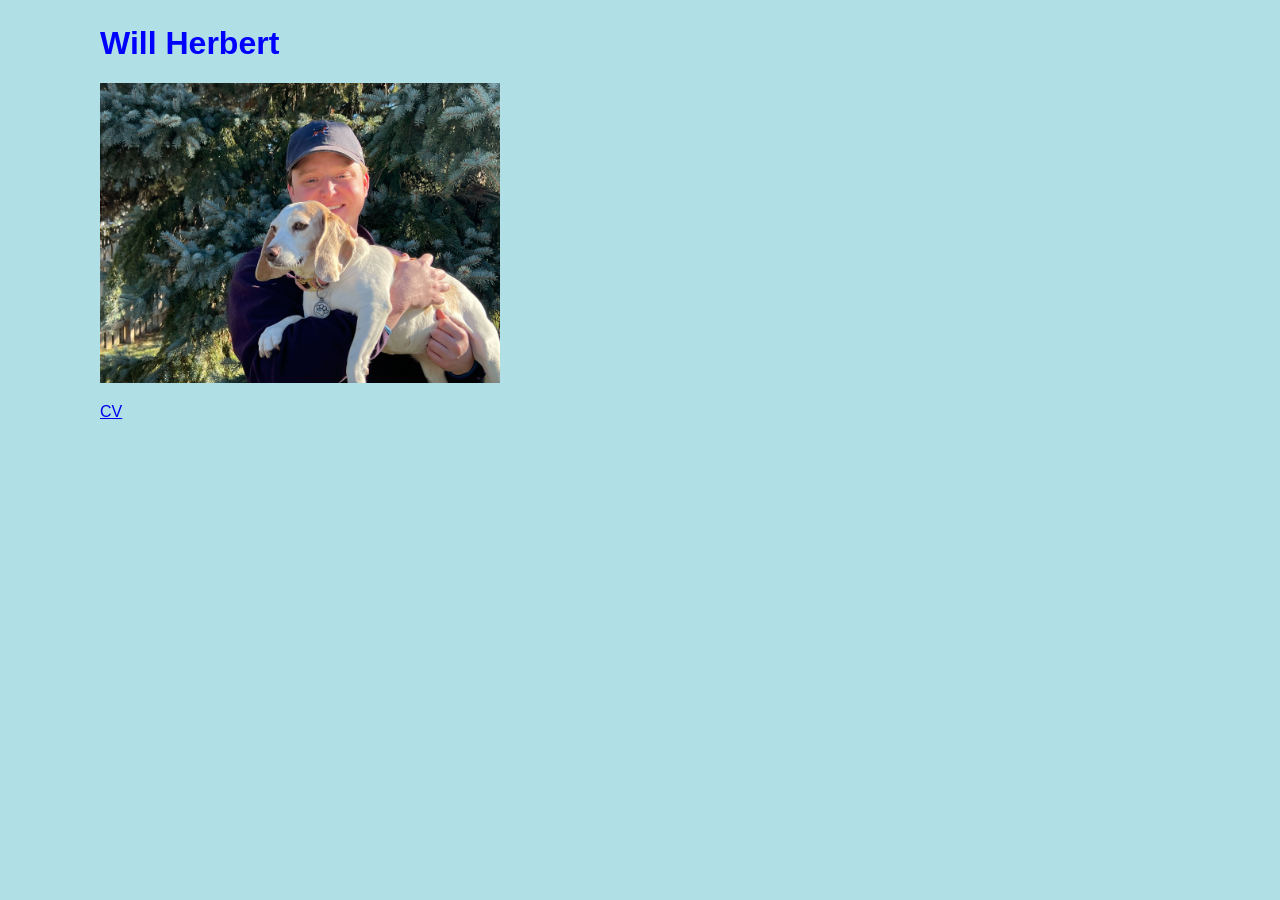
<file: index.html>
<!DOCTYPE html>
<html>
<head>
    <link rel="stylesheet" href="main-style.css">
    <style>
        body {margin: 25px 50px 75px 100px;} 
    </style>
    <title>Will Herbert</title>
</head>
<body>
    <h1>Will Herbert</h1>

    <img src="rosie.jpg" alt="" width="400" height="300">

    <p>
        <a href="WGH_CV_Sept2025.pdf" download>CV</a>
    </p>
    
</body>
</html>
</file>
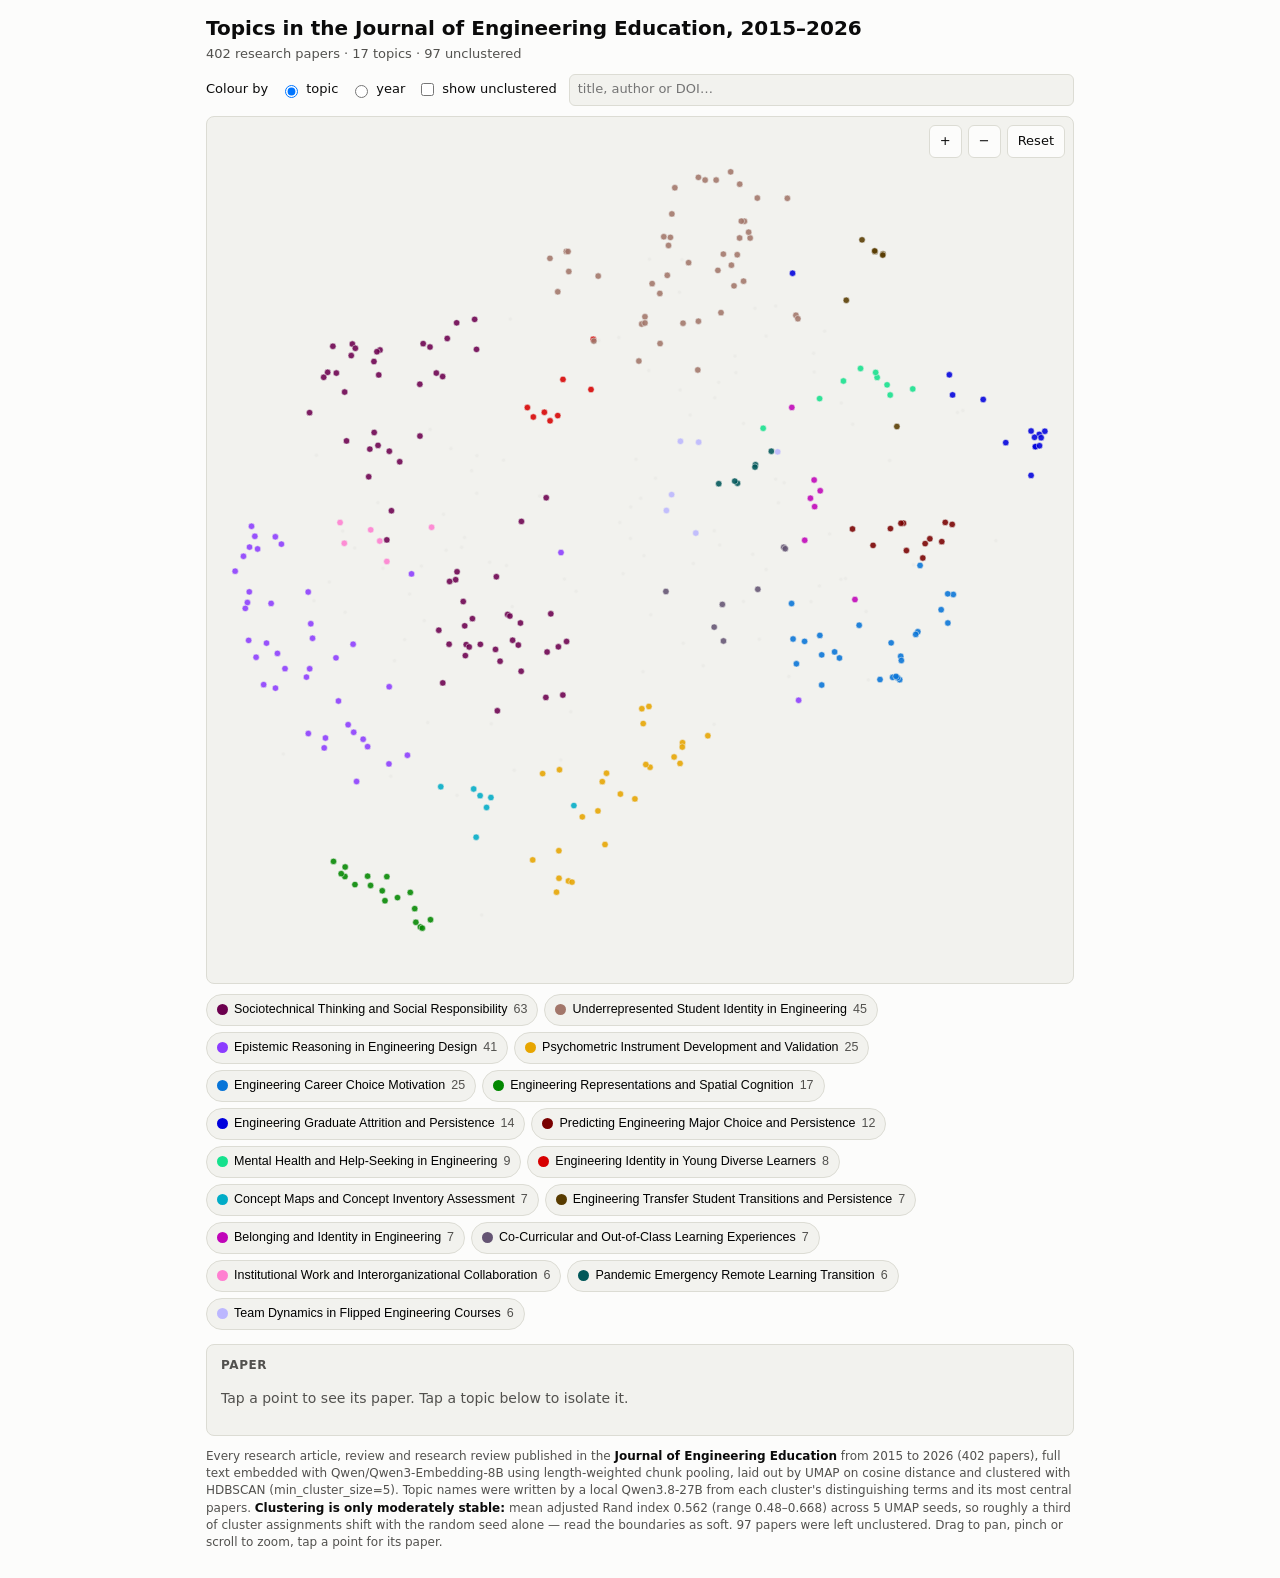
<file: eer/fulltext_research.html>
<!doctype html>
<html lang="en">
<head>
<meta charset="utf-8">
<meta name="viewport" content="width=device-width, initial-scale=1, viewport-fit=cover">
<meta name="color-scheme" content="light">
<meta name="description" content="An interactive map of the topics published in the Journal of Engineering Education, 2015-2026.">
<title>JEE Topic Map</title>
<style>
:root{--bg:#fcfcfb;--panel:#f2f2ee;--line:#dcdcd4;--ink:#0b0b0b;--muted:#52514e;
  --accent:#2a78d6;--noise:#8a8984;color-scheme:light}
*{box-sizing:border-box}
body{background:var(--bg);color:var(--ink);font:15px/1.45 system-ui,-apple-system,"Segoe UI",Roboto,sans-serif;padding-block:14px;padding-inline:16px;max-width:900px;margin:0 auto}
h1{font-size:20px;margin:0 0 2px;text-wrap:balance}
.sub{color:var(--muted);font-size:13px;margin:0 0 10px}
.controls{display:flex;flex-wrap:wrap;gap:8px 12px;align-items:center;margin-bottom:10px;font-size:13px}
.controls label{display:inline-flex;gap:5px;align-items:center;cursor:pointer;min-height:32px}
.controls input[type=search]{font:inherit;padding:5px 8px;border:1px solid var(--line);border-radius:6px;background:var(--panel);color:var(--ink);flex:1 1 12em;min-width:10em;min-height:32px}
.plot{position:relative;background:var(--panel);border:1px solid var(--line);border-radius:8px;overflow:hidden;aspect-ratio:1;max-width:100%;touch-action:none;user-select:none;-webkit-user-select:none;cursor:grab}
.plot.drag{cursor:grabbing}
svg{display:block;width:100%;height:100%}
.tip{position:absolute;pointer-events:none;background:var(--bg);color:var(--ink);border:1px solid var(--line);border-radius:6px;padding:6px 8px;font-size:12px;max-width:260px;box-shadow:0 2px 8px rgba(0,0,0,.18)}
.toolbar{position:absolute;right:8px;top:8px;display:flex;gap:6px}
.toolbar button{font:inherit;font-size:13px;padding:6px 10px;border:1px solid var(--line);border-radius:6px;background:var(--bg);color:var(--ink);cursor:pointer;min-height:32px}
.legend{display:flex;gap:6px;flex-wrap:wrap;margin:10px 0 14px}
.tchip{display:inline-flex;align-items:center;gap:6px;padding:5px 10px;border:1px solid var(--line);border-radius:16px;background:var(--panel);cursor:pointer;font-size:12.5px;min-height:32px;line-height:1.2}
.tchip[aria-pressed="true"]{border-color:var(--ink);background:var(--bg);font-weight:600}
.tchip .sw{width:11px;height:11px;border-radius:50%;flex:none}
.tchip .n{color:var(--muted);font-variant-numeric:tabular-nums}
.box{background:var(--panel);border:1px solid var(--line);border-radius:8px;padding:12px 14px;font-size:14px;margin-bottom:12px;scroll-margin-top:8px}
.box h2{font-size:15px;margin:0 0 6px;line-height:1.35}
.box h3{font-size:12px;margin:0 0 8px;color:var(--muted);text-transform:uppercase;letter-spacing:.05em;font-weight:600}
.box dl{display:grid;grid-template-columns:auto 1fr;gap:4px 12px;margin:8px 0 0}
.box dt{color:var(--muted)}
.box dd{margin:0;overflow-wrap:anywhere}
.box a{color:var(--accent)}
.pill{display:inline-block;padding:2px 9px;border-radius:10px;font-size:11.5px;font-weight:600;color:#fff}
.terms{color:var(--muted);font-size:12.5px;margin:6px 0 0;overflow-wrap:anywhere}
.empty{color:var(--muted)}
.foot{color:var(--muted);font-size:12px;margin-top:10px}
.foot b{color:var(--ink)}
:focus-visible{outline:2px solid var(--accent);outline-offset:2px}
@media (max-width:520px){
  body{padding-inline:12px}
  h1{font-size:18px}
  .plot{aspect-ratio:1/1.15}
  .tchip{font-size:12px;padding:5px 9px}
}
</style>
</head>
<body>
<h1 id="title"></h1>
<p class="sub" id="sub"></p>
<div class="controls">
  <span>Colour by</span>
  <label><input type="radio" name="mode" value="topic" checked> topic</label>
  <label><input type="radio" name="mode" value="year"> year</label>
  <label><input type="checkbox" id="noise"> show unclustered</label>
  <input type="search" id="q" placeholder="title, author or DOI…" aria-label="filter by title, author or DOI">
</div>
<div class="plot" id="plot">
  <svg id="svg" viewBox="0 0 800 800" role="img" aria-label="Map of engineering education research papers. Drag to pan, pinch or scroll to zoom, tap a point for its paper."><g id="view"></g></svg>
  <div class="toolbar"><button type="button" id="zin" aria-label="zoom in">+</button><button type="button" id="zout" aria-label="zoom out">−</button><button type="button" id="reset">Reset</button></div>
  <div class="tip" id="tip" hidden></div>
</div>
<div class="legend" id="legend"></div>
<section class="box" id="detail"><h3>Paper</h3><p class="empty">Tap a point to see its paper. Tap a topic below to isolate it.</p></section>
<p class="foot" id="foot"></p>
<script>
const D = {"title": "Topics in the Journal of Engineering Education, 2015–2026", "points": [{"d": "10.1002/jee.20072", "x": 8.533, "y": 10.179, "c": 15, "t": "Aptitude and Personality Traits in Retention of Engineering Students", "a": "Cathy W. Hall, Paul J. Kauffmann, Karl L. Wuensch, William E. Swart, Karen A. DeUrquidi, O. Hayden Griffin, C. Steve Duncan", "yr": 2015, "dt": "research article", "nc": 44}, {"d": "10.1002/jee.20068", "x": 8.894, "y": 9.482, "c": 16, "t": "Person Orientation and Encouragement: Predicting Interest in Engineering Research", "a": "Sara E. Branch, Anna Woodcock, William G. Graziano", "yr": 2015, "dt": "research article", "nc": 10}, {"d": "10.1002/jee.20071", "x": 8.311, "y": 9.911, "c": -1, "t": "Explaining Academic Success in Engineering Degree Programs: Do Female and Male Students Differ?", "a": "Jan C. Kamphorst, W. H. Adriaan Hofman, Ellen P. W. A. Jansen, Cees Terlouw", "yr": 2015, "dt": "research article", "nc": 25}, {"d": "10.1002/jee.20069", "x": 5.246, "y": 9.29, "c": 6, "t": "What Is the State of theArt of Systematic Reviewin Engineering Education?", "a": "Maura Borrego, Margaret J. Foster, Jeffrey E. Froyd", "yr": 2015, "dt": "research article", "nc": 76}, {"d": "10.1002/jee.20073", "x": 4.346, "y": 8.672, "c": 1, "t": "Engineering Students' Epistemological Views on Mathematical Methods in Engineering", "a": "Julie Gainsburg", "yr": 2015, "dt": "research article", "nc": 21}, {"d": "10.1002/jee.20076", "x": 5.417, "y": 8.066, "c": 3, "t": "Cognitive Style and Concept Mapping Performance", "a": "Kathryn W. Jablokow, Joanna F. DeFranco, Sally Sue Richmond, Michael J. Piovoso, Sven G. Bilén", "yr": 2015, "dt": "research article", "nc": 20}, {"d": "10.1002/jee.20081", "x": 5.895, "y": 8.953, "c": 6, "t": "Changes in Faculty Members’ Instructional Beliefs while Implementing Model‐Eliciting Activities", "a": "Tamara J. Moore, S. Selcen Guzey, Gillian H. Roehrig, Micah Stohlmann, Mi Sun Park, Young Rae Kim, Hannah L. Callender, Hon Jie Teo", "yr": 2015, "dt": "research article", "nc": 23}, {"d": "10.1002/jee.20100", "x": 6.735, "y": 8.39, "c": 4, "t": "Measuring Communication Skills: The STEM Interpersonal Communication Skills Assessment Battery", "a": "Kerrie G. Wilkins, Bianca L. Bernstein, Jennifer M. Bekki", "yr": 2015, "dt": "research article", "nc": 28}, {"d": "10.1002/jee.20080", "x": 4.63, "y": 8.417, "c": 1, "t": "Epistemological Development Profiles of Chinese Engineering Doctoral Students in U.S. Institutions: An Application of Perry's Theory", "a": "Jiabin Zhu, Monica F. Cox", "yr": 2015, "dt": "research article", "nc": 7}, {"d": "10.1002/jee.20077", "x": 7.412, "y": 12.271, "c": 11, "t": "Sustaining the Pipeline: Experiences of International Female Engineers in U.S. Graduate Programs", "a": "Debalina Dutta", "yr": 2015, "dt": "research article", "nc": 29}, {"d": "10.1002/jee.20102", "x": 8.495, "y": 9.094, "c": -1, "t": "“I Am an Engineer AND”: A Mixed Methods Study of Socially Engaged Engineers", "a": "Kaitlin Litchfield, Amy Javernick‐Will", "yr": 2015, "dt": "research article", "nc": 59}, {"d": "10.1002/jee.20104", "x": 6.121, "y": 8.081, "c": 3, "t": "An Analytic Framework for Evaluating the Validity of Concept Inventory Claims", "a": "Natalie Jorion, Brian D. Gane, Katie James, Lianne Schroeder, Louis V. DiBello, James W. Pellegrino", "yr": 2015, "dt": "research article", "nc": 74}, {"d": "10.1002/jee.20105", "x": 3.731, "y": 9.308, "c": 1, "t": "Engineering Design Thinking: High School Students' Performance and Knowledge", "a": "Nathan Mentzer, Kurt Becker, Mathias Sutton", "yr": 2015, "dt": "research article", "nc": 80}, {"d": "10.1002/jee.20107", "x": 5.587, "y": 9.622, "c": 6, "t": "Preparing Engineers for the Workplace through Service Learning: Perceptions of EPICS Alumni", "a": "James L. Huff, Carla B. Zoltowski, William C. Oakes", "yr": 2015, "dt": "research article", "nc": 73}, {"d": "10.1002/jee.20106", "x": 5.064, "y": 9.07, "c": 6, "t": "Engineers at Play: Games as Teaching Tools for Undergraduate Engineering Students", "a": "Cheryl A. Bodnar, Daniel Anastasio, Joshua A. Enszer, Daniel D. Burkey", "yr": 2015, "dt": "research review", "nc": 147}, {"d": "10.1002/jee.20110", "x": 7.268, "y": 13.124, "c": 11, "t": "Community Cultural Wealth: An Assets‐Based Approach to Persistence of Engineering Students of Color", "a": "Cate C. Samuelson, Elizabeth Litzler", "yr": 2015, "dt": "research article", "nc": 154}, {"d": "10.1002/jee.20111", "x": 5.452, "y": 8.146, "c": 3, "t": "Assessing Conceptual Knowledge Using Three Concept Map Scoring Methods", "a": "Mary Katherine Watson, Joshua Pelkey, Caroline R. Noyes, Michael O. Rodgers", "yr": 2015, "dt": "research article", "nc": 103}, {"d": "10.1002/jee.20109", "x": 5.935, "y": 9.627, "c": 6, "t": "Technical and Professional Skills of Engineers Involved and Not Involved in Engineering Service", "a": "Kaitlin Litchfield, Amy Javernick‐Will, Andrew Maul", "yr": 2015, "dt": "research article", "nc": 58}, {"d": "10.1002/jee.20112", "x": 4.796, "y": 9.786, "c": -1, "t": "Learning Together: A Collaborative Autoethnographic Exploration of STEAM (STEM + the Arts) Education", "a": "Nicola W. Sochacka, Kelly. W. Guyotte, Joachim Walther", "yr": 2016, "dt": "research article", "nc": 104}, {"d": "10.1002/jee.20117", "x": 6.277, "y": 11.84, "c": 0, "t": "Latina/o Adolescents' Funds of Knowledge Related to Engineering", "a": "Amy Wilson‐Lopez, Joel Alejandro Mejia, Indhira María Hasbún, G. Sue Kasun", "yr": 2016, "dt": "research article", "nc": 77}, {"d": "10.1002/jee.20121", "x": 7.915, "y": 9.224, "c": 16, "t": "Measuring Undergraduate Students' Engineering Self‐Efficacy: A Validation Study", "a": "Natasha A. Mamaril, Ellen L. Usher, Caihong R. Li, D. Ross Economy, Marian S. Kennedy", "yr": 2016, "dt": "research article", "nc": 166}, {"d": "10.1002/jee.20116", "x": 4.838, "y": 7.25, "c": 2, "t": "Querying the Questions: Student Responses and Reasoning in an Active Learning Class", "a": "Milo D. Koretsky, Bill J. Brooks, Rachel M. White, Alec S. Bowen", "yr": 2016, "dt": "research article", "nc": 14}, {"d": "10.1002/jee.20115", "x": 8.877, "y": 9.461, "c": 16, "t": "Perceived Supports and Barriers for Career Development for Second‐Year STEM Students", "a": "José‐Vicente Peña‐Calvo, Mercedes Inda‐Caro, Carmen Rodríguez‐Menéndez, Carmen‐María Fernández‐García", "yr": 2016, "dt": "research article", "nc": 48}, {"d": "10.1002/jee.20118", "x": 8.756, "y": 9.285, "c": 16, "t": "Identity, Critical Agency, and Engineering: An Affective Model for Predicting Engineering as a Career Choice", "a": "Allison Godwin, Geoff Potvin, Zahra Hazari, Robynne Lock", "yr": 2016, "dt": "research article", "nc": 361}, {"d": "10.1002/jee.20120", "x": 4.883, "y": 7.102, "c": 2, "t": "Improving Students' Conceptual Reasoning by Prompting Cognitive Operations", "a": "Peggy N. Van Meter, Carla M. Firetto, Stephen R. Turns, Thomas A. Litzinger, Chelsea E. Cameron, Charlyn W. Shaw", "yr": 2016, "dt": "research article", "nc": 23}, {"d": "10.1002/jee.20125", "x": 7.604, "y": 9.825, "c": 14, "t": "Gender Differences in Learning Outcomes from the College Experiences of Engineering Students", "a": "Hyun Kyoung Ro, David B. Knight", "yr": 2016, "dt": "research article", "nc": 40}, {"d": "10.1002/jee.20126", "x": 8.028, "y": 10.559, "c": 13, "t": "Differences in Classroom Engagement of Asian American Engineering Students", "a": "Marsha Ing, Christine Victorino", "yr": 2016, "dt": "research article", "nc": 16}, {"d": "10.1002/jee.20123", "x": 7.327, "y": 9.408, "c": 14, "t": "A Model of Co-Curricular Support for Undergraduate Engineering Students", "a": "Walter C. Lee, Holly M. Matusovich", "yr": 2016, "dt": "research article", "nc": 58}, {"d": "10.1002/jee.20128", "x": 5.229, "y": 9.726, "c": 6, "t": "Gender in Engineering Education Research: A Content Analysis of Research in\n                    <i>JEE<\/i>\n                    , 1998-2012", "a": "Alice L. Pawley, Corey Schimpf, Lindsey Nelson", "yr": 2016, "dt": "research article", "nc": 33}, {"d": "10.1002/jee.20124", "x": 6.929, "y": 8.473, "c": 4, "t": "Validity and Reliability Evidence of the Engineering Professional Responsibility Assessment Tool", "a": "Nathan E. Canney, Angela R. Bielefeldt", "yr": 2016, "dt": "research article", "nc": 53}, {"d": "10.1002/jee.20129", "x": 7.489, "y": 11.162, "c": -1, "t": "Knowledge, Skills, and Attributes of Graduate Student and Postdoctoral Mentors in Undergraduate Research Settings", "a": "Benjamin Ahn, Monica F. Cox", "yr": 2016, "dt": "research article", "nc": 32}, {"d": "10.1002/jee.20130", "x": 8.274, "y": 9.905, "c": -1, "t": "Creativity as a Factor in Persistence and Academic Achievement of Engineering Undergraduates", "a": "Sara A. Atwood, Jean E. Pretz", "yr": 2016, "dt": "research article", "nc": 64}, {"d": "10.1002/jee.20148", "x": 5.789, "y": 7.643, "c": 4, "t": "Selecting Effective Examples to Train Students for Peer Review of Open‐Ended Problem Solutions", "a": "Matthew A. Verleger, Kelsey J. Rodgers, Heidi A. Diefes‐Dux", "yr": 2016, "dt": "research article", "nc": 4}, {"d": "10.1002/jee.20150", "x": 4.301, "y": 8.733, "c": 1, "t": "Undergraduate Students' Beliefs about Engineering Problem Solving", "a": "Nathan J. McNeill, Elliot P. Douglas, Mirka Koro‐Ljungberg, David J. Therriault, Ilana Krause", "yr": 2016, "dt": "research article", "nc": 86}, {"d": "10.1002/jee.20151", "x": 5.929, "y": 11.183, "c": 0, "t": "Engineering Literacy and Engagement in Kindergarten Classrooms", "a": "Zenaida Aguirre‐Muñoz, Michelle L. Pantoya", "yr": 2016, "dt": "research article", "nc": 35}, {"d": "10.1002/jee.20153", "x": 6.863, "y": 9.807, "c": 14, "t": "Curricular and Co-curricular Influences on Undergraduate Engineering Student Leadership", "a": "David B. Knight, Brian J. Novoselich", "yr": 2017, "dt": "research article", "nc": 66}, {"d": "10.1002/jee.20155", "x": 6.741, "y": 9.619, "c": -1, "t": "Supporting the Development of Engineers' Interdisciplinary Competence", "a": "Lisa R. Lattuca, David B. Knight, Hyun Kyoung Ro, Brian J. Novoselich", "yr": 2017, "dt": "research article", "nc": 128}, {"d": "10.1002/jee.20156", "x": 6.496, "y": 8.174, "c": 4, "t": "An Assessment Instrument of Technological Literacies in Makerspaces and FabLabs", "a": "Paulo Blikstein, Zaza Kabayadondo, Andrew Martin, Deborah Fields", "yr": 2017, "dt": "research article", "nc": 96}, {"d": "10.1002/jee.20157", "x": 6.972, "y": 12.22, "c": -1, "t": "Undergraduate STEM Instructors' Teacher Identities and Discourses on Student Gender Expression and Equity", "a": "Elizabeth E. Blair, Rebecca B. Miller, Maria Ong, Yevgeniya V. Zastavker", "yr": 2017, "dt": "research article", "nc": 45}, {"d": "10.1002/jee.20159", "x": 4.88, "y": 11.06, "c": 6, "t": "A Model of Empathy in Engineering as a Core Skill, Practice Orientation, and Professional Way of Being", "a": "Joachim Walther, Shari E. Miller, Nicola W. Sochacka", "yr": 2017, "dt": "research article", "nc": 211}, {"d": "10.1002/jee.20154", "x": 8.912, "y": 10.017, "c": 16, "t": "Who Goes to Graduate School? Engineers’ Math Proficiency, College Experience, and Self-Assessment of Skills", "a": "Hyun Kyoung Ro, Lisa R. Lattuca, Ben Alcott", "yr": 2017, "dt": "research article", "nc": 30}, {"d": "10.1002/jee.20162", "x": 6.35, "y": 8.274, "c": 4, "t": "Creating an Instrument to Measure Student Response to Instructional Practices", "a": "Matt DeMonbrun, Cynthia J. Finelli, Michael Prince, Maura Borrego, Prateek Shekhar, Charles Henderson, Cindy Waters", "yr": 2017, "dt": "research article", "nc": 57}, {"d": "10.1002/jee.20161", "x": 5.216, "y": 10.163, "c": -1, "t": "A Comparison of Practitioner and Student Writing in Civil Engineering", "a": "Susan Conrad", "yr": 2017, "dt": "research article", "nc": 74}, {"d": "10.1002/jee.20163", "x": 4.802, "y": 7.381, "c": 2, "t": "Students’ Misconceptions about Semiconductors and Use of Knowledge in Simulations", "a": "Katherine G. Nelson, Ann F. McKenna, Sarah K. Brem, Jonathan Hilpert, Jenefer Husman, Eva Pettinato", "yr": 2017, "dt": "research article", "nc": 21}, {"d": "10.1002/jee.20165", "x": 6.701, "y": 8.412, "c": 4, "t": "A Validated and Reliable Instrument Investigating Engineering Students’ Perceptions of Competency in Generic Skills", "a": "Cecilia K. Y. Chan, Yue Zhao, Lillian Y. Y. Luk", "yr": 2017, "dt": "research article", "nc": 81}, {"d": "10.1002/jee.20167", "x": 7.563, "y": 10.108, "c": -1, "t": "Competence, Autonomy, and Relatedness as Motivators of Graduate Teaching Assistants", "a": "Rachel L. Kajfez, Holly M. Matusovich", "yr": 2017, "dt": "research article", "nc": 38}, {"d": "10.1002/jee.20166", "x": 3.763, "y": 10.189, "c": 1, "t": "Collaborating for Early‐Age Career Awareness: A Comparison of Three Instructional Formats", "a": "Nicole Colston, Julie Thomas, M. Tyler Ley, Toni Ivey, Juliana Utley", "yr": 2017, "dt": "research article", "nc": 25}, {"d": "10.1002/jee.20170", "x": 5.07, "y": 10.429, "c": -1, "t": "Qualitative Research Quality: A Collaborative Inquiry Across Multiple Methodological Perspectives", "a": "Joachim Walther, Nicola W. Sochacka, Lisa C. Benson, Amy E. Bumbaco, Nadia Kellam, Alice L. Pawley, Canek M. L. Phillips", "yr": 2017, "dt": "research article", "nc": 104}, {"d": "10.1002/jee.20171", "x": 5.996, "y": 9.361, "c": 6, "t": "What Competencies Should Undergraduate Engineering Programs Emphasize? A Systematic Review", "a": "Honor J. Passow, Christian H. Passow", "yr": 2017, "dt": "research article", "nc": 310}, {"d": "10.1002/jee.20172", "x": 6.315, "y": 8.038, "c": 4, "t": "A Size and Scale Framework for Guiding Curriculum Design and Assessment", "a": "Yi Kong, Kerrie A. Douglas, Kelsey J. Rodgers, Heidi Diefes‐Dux, Krishna Madhavan", "yr": 2017, "dt": "research article", "nc": 6}, {"d": "10.1002/jee.20173", "x": 3.489, "y": 9.718, "c": 1, "t": "Reflective Decision‐Making in Elementary Students' Engineering Design", "a": "Kristen Bethke Wendell, Christopher G. Wright, Patricia Paugh", "yr": 2017, "dt": "research article", "nc": 91}, {"d": "10.1002/jee.20174", "x": 5.794, "y": 11.214, "c": 0, "t": "Engineering Thinking in Prekindergarten Children: A Systematic Literature Review", "a": "Christine N. Lippard, Monica H. Lamm, Katie L. Riley", "yr": 2017, "dt": "research article", "nc": 50}, {"d": "10.1002/jee.20183", "x": 4.458, "y": 8.556, "c": 1, "t": "Engineering Students' Epistemic Cognition in the Context of Problem Solving", "a": "Courtney Faber, Lisa C. Benson", "yr": 2017, "dt": "research article", "nc": 41}, {"d": "10.1002/jee.20176", "x": 3.39, "y": 9.971, "c": 1, "t": "Student Participation in Engineering Practices and Discourse: An Exploratory Case Study", "a": "S. Selcen Guzey, Maurina Aranda", "yr": 2017, "dt": "research article", "nc": 30}, {"d": "10.1002/jee.20175", "x": 4.206, "y": 11.568, "c": 6, "t": "The Development of Empathic Perspective‐Taking in an Engineering Ethics Course", "a": "Justin L. Hess, Johannes Strobel, Andrew O. Brightman", "yr": 2017, "dt": "research article", "nc": 69}, {"d": "10.1002/jee.20178", "x": 6.577, "y": 10.235, "c": -1, "t": "The Role of Robotics Teams’ Collaboration Quality on Team Performance in a Robotics Tournament", "a": "Muhsin Menekse, Ross Higashi, Christian D. Schunn, Emily Baehr", "yr": 2017, "dt": "research article", "nc": 62}, {"d": "10.1002/jee.20182", "x": 9.523, "y": 10.217, "c": -1, "t": "Engineering PhD Returners and Direct‐Pathway Students: Comparing Expectancy, Value, and Cost", "a": "Erika A. Mosyjowski, Shanna R. Daly, Diane L. Peters, Steven J. Skerlos, Adam B. Baker", "yr": 2017, "dt": "research article", "nc": 26}, {"d": "10.1002/jee.20180", "x": 5.526, "y": 9.245, "c": 6, "t": "A Review of Competency‐Based Learning: Tools, Assessments, and Recommendations", "a": "Maria Henri, Michael D. Johnson, Bimal Nepal", "yr": 2017, "dt": "research article", "nc": 137}, {"d": "10.1002/jee.20184", "x": 7.201, "y": 8.644, "c": 4, "t": "Development of the Engineering Student Integration Instrument: Rethinking Measures of Integration", "a": "Walter C. Lee, Allison Godwin, Amy L. Hermundstad Nave", "yr": 2018, "dt": "research article", "nc": 23}, {"d": "10.1002/jee.20185", "x": 9.18, "y": 9.783, "c": 16, "t": "Pursuing Graduate Study: Factors Underlying Undergraduate Engineering Students' Decisions", "a": "Maura Borrego, David B. Knight, Kenneth Gibbs, Erin Crede", "yr": 2018, "dt": "research article", "nc": 58}, {"d": "10.1002/jee.20190", "x": 7.933, "y": 8.93, "c": 1, "t": "Engineering Students' Perceptions of Problem Solving and Their Future", "a": "Adam Kirn, Lisa Benson", "yr": 2018, "dt": "research article", "nc": 90}, {"d": "10.1002/jee.20187", "x": 8.104, "y": 9.453, "c": 16, "t": "Navigating the First Semester: An Exploration of Short‐Term Changes in Motivational Beliefs Among Engineering Undergraduates", "a": "Kate E. Snyder, Sebastian M. Barr, Nora B. Honken, Caroline M. Pittard, Patricia A. S. Ralston", "yr": 2018, "dt": "research article", "nc": 16}, {"d": "10.1002/jee.20186", "x": 4.576, "y": 7.394, "c": 2, "t": "Framework Theory of Conceptual Change to Interpret Undergraduate Engineering Students' Explanations About Mechanics of Materials Concepts", "a": "Shane Brown, Devlin Montfort, Natasha Perova‐Mello, Ben Lutz, Amber Berger, Ruth Streveler", "yr": 2018, "dt": "research article", "nc": 18}, {"d": "10.1002/jee.20191", "x": 6.977, "y": 11.431, "c": -1, "t": "Zooming Out from the Struggling Individual Student: An Account of the Cultural Construction of Engineering Ability in an Undergraduate Programming Class", "a": "Stephen Secules, Ayush Gupta, Andrew Elby, Chandra Turpen", "yr": 2018, "dt": "research article", "nc": 71}, {"d": "10.1002/jee.20200", "x": 8.589, "y": 9.097, "c": 16, "t": "Work and Family Identities and Engineering Identity", "a": "Ravinder Koul", "yr": 2018, "dt": "research article", "nc": 13}, {"d": "10.1002/jee.20197", "x": 5.627, "y": 9.414, "c": 6, "t": "Entrepreneurship Assessment in Higher Education: A Research Review for Engineering Education Researchers", "a": "Aileen Y. Huang‐Saad, Christina S. Morton, Julie C. Libarkin", "yr": 2018, "dt": "research article", "nc": 92}, {"d": "10.1002/jee.20196", "x": 4.779, "y": 8.487, "c": 1, "t": "Conceptual Growth in Engineering Practice", "a": "Floraliza Bornasal, Shane Brown, Natasha Perova‐Mello, Kacey Beddoes", "yr": 2018, "dt": "research article", "nc": 27}, {"d": "10.1002/jee.20199", "x": 7.854, "y": 9.122, "c": -1, "t": "What Drives Engineering Students To Be Entrepreneurs? Evidence of Validity for an Entrepreneurial Motivation Scale", "a": "Soohyun Yi, Nathalie Duval‐Couetil", "yr": 2018, "dt": "research article", "nc": 35}, {"d": "10.1002/jee.20198", "x": 4.335, "y": 11.802, "c": 6, "t": "Ethics and Sustainability in Global Contexts: Studying Engineering Student Perspectives Through Photoelicitation", "a": "Catherine G. P. Berdanier, Xiaofeng Tang, Monica F. Cox", "yr": 2018, "dt": "research article", "nc": 24}, {"d": "10.1002/jee.20201", "x": 7.307, "y": 12.055, "c": 11, "t": "Supporting the Narrative Agency of a Marginalized Engineering Student", "a": "Stephen Secules, Ayush Gupta, Andrew Elby, Emilia Tanu", "yr": 2018, "dt": "research article", "nc": 72}, {"d": "10.1002/jee.20222", "x": 4.548, "y": 11.553, "c": 6, "t": "Ethical Validation: Reframing Research Ethics in Engineering Education Research To Improve Research Quality", "a": "Nicola W. Sochacka, Joachim Walther, Alice L. Pawley", "yr": 2018, "dt": "research article", "nc": 44}, {"d": "10.1002/jee.20219", "x": 5.179, "y": 9.966, "c": 6, "t": "Boundary Spanning and Engineering: A Qualitative Systematic Review", "a": "Brent K. Jesiek, Andrea Mazzurco, Natascha T. Buswell, Julia D. Thompson", "yr": 2018, "dt": "research article", "nc": 49}, {"d": "10.1002/jee.20220", "x": 4.203, "y": 9.272, "c": 1, "t": "Experiences of First‐Year Engineering Students Working on Ill‐Structured Problems in Teams", "a": "Emily Dringenberg, Şenay Purzer", "yr": 2018, "dt": "research article", "nc": 50}, {"d": "10.1002/jee.20221", "x": 7.297, "y": 10.181, "c": -1, "t": "Relationship Between Time of Class and Student Grades in an Active Learning Course", "a": "Farshid Marbouti, Ali Shafaat, Jale Ulas, Heidi A. Diefes‐Dux", "yr": 2018, "dt": "research article", "nc": 14}, {"d": "10.1002/jee.20226", "x": 6.189, "y": 7.99, "c": 4, "t": "Development and Psychometric Testing of the Rate and Accumulation Concept Inventory", "a": "Carli D. Flynn, Cliff I. Davidson, Sharon Dotger", "yr": 2018, "dt": "research article", "nc": 13}, {"d": "10.1002/jee.20225", "x": 6.017, "y": 10.121, "c": 1, "t": "A Multimodal Exploration of Engineering Students' Emotions and Electrodermal Activity in Design Activities", "a": "Idalis Villanueva, Brett D. Campbell, Adam C. Raikes, Suzanne H. Jones, LeAnn G. Putney", "yr": 2018, "dt": "research article", "nc": 55}, {"d": "10.1002/jee.20233", "x": 4.356, "y": 7.444, "c": 2, "t": "Working Memory Load and Automaticity in Relation to Problem Solving in College Engineering Students", "a": "Qian Wang, Yi Ding, Qiong Yu", "yr": 2018, "dt": "research article", "nc": 7}, {"d": "10.1002/jee.20235", "x": 7.813, "y": 10.164, "c": 14, "t": "The Popularity and Intensity of Engineering Undergraduate Out‐of‐Class Activities", "a": "Denise R. Simmons, Jennifer Van Mullekom, Matthew W. Ohland", "yr": 2018, "dt": "research article", "nc": 31}, {"d": "10.1002/jee.20237", "x": 4.965, "y": 7.161, "c": 2, "t": "Shared Resources: Engineering Students' Emerging Group Understanding of Thermodynamic Work", "a": "Ying Cao, Milo D. Koretsky", "yr": 2018, "dt": "research article", "nc": 6}, {"d": "10.1002/jee.20234", "x": 8.143, "y": 11.906, "c": -1, "t": "Beginning an Engineer's Journey: A Narrative Examination of How, When, and Why Students Choose the Engineering Major", "a": "Joshua Cruz, Nadia Kellam", "yr": 2018, "dt": "research article", "nc": 52}, {"d": "10.1002/jee.20236", "x": 8.934, "y": 10.077, "c": 15, "t": "From Secondary to Postsecondary: Charting an Engineering Career and Technical Education Pathway", "a": "Michael A. Gottfried, Jay Stratte Plasman", "yr": 2018, "dt": "research article", "nc": 28}, {"d": "10.1002/jee.20239", "x": 8.058, "y": 11.577, "c": -1, "t": "LGBTQ Inequality in Engineering Education", "a": "Erin A. Cech, William R. Rothwell", "yr": 2018, "dt": "research article", "nc": 98}, {"d": "10.1002/jee.20246", "x": 5.333, "y": 7.826, "c": 3, "t": "Exploring differences in Statics Concept Inventory scores among students and practitioners", "a": "Shane Brown, Ben Lutz, Natasha Perova‐Mello, Oai Ha", "yr": 2019, "dt": "research article", "nc": 11}, {"d": "10.1002/jee.20244", "x": 8.778, "y": 10.358, "c": 15, "t": "Large‐scale student programs increase persistence in STEM fields in a public university setting", "a": "Laura H. Ikuma, Adrienne Steele, Summer Dann, Oluwakemi Adio, Warren N. Waggenspack", "yr": 2019, "dt": "research article", "nc": 21}, {"d": "10.1002/jee.20247", "x": 7.282, "y": 12.396, "c": 11, "t": "Learning from small numbers: Studying ruling relations that gender and race the structure of U.S. engineering education", "a": "Alice L. Pawley", "yr": 2019, "dt": "research article", "nc": 118}, {"d": "10.1002/jee.20249", "x": 4.136, "y": 11.574, "c": 6, "t": "Enhancing engineering students' ethical reasoning: Situating reflexive principlism within the SIRA framework", "a": "Justin L. Hess, Jonathan Beever, Carla B. Zoltowski, Lorraine Kisselburgh, Andrew O. Brightman", "yr": 2019, "dt": "research article", "nc": 43}, {"d": "10.1002/jee.20250", "x": 8.725, "y": 11.137, "c": 7, "t": "Beyond pipeline and pathways: Ecosystem metrics", "a": "Susan M. Lord, Matthew W. Ohland, Richard A. Layton, Michelle M. Camacho", "yr": 2019, "dt": "research article", "nc": 68}, {"d": "10.1002/jee.20251", "x": 6.867, "y": 10.46, "c": 12, "t": "Comparison of student team dynamics between nonflipped and flipped versions of a large‐enrollment sophomore design engineering course", "a": "Jacqulyn Baughman, Lesya Hassall, Xiaowei Xu", "yr": 2019, "dt": "research article", "nc": 19}, {"d": "10.1002/jee.20254", "x": 5.554, "y": 10.866, "c": -1, "t": "Which “culture”? A critical analysis of intercultural communication in engineering education", "a": "Michael Handford, Jan Van Maele, Petr Matous, Yu Maemura", "yr": 2019, "dt": "research article", "nc": 44}, {"d": "10.1002/jee.20261", "x": 6.045, "y": 9.907, "c": -1, "t": "Mixed methods analysis strategies in program evaluation beyond “a little quant here, a little qual there”", "a": "David Reeping, Ashley R. Taylor, David B. Knight, Cherie Edwards", "yr": 2019, "dt": "research article", "nc": 23}, {"d": "10.1002/jee.20258", "x": 4.482, "y": 7.437, "c": 2, "t": "Engineering representations guide student problem‐solving in statics", "a": "Nicole Johnson‐Glauch, Geoffrey L. Herman", "yr": 2019, "dt": "research article", "nc": 16}, {"d": "10.1002/jee.20264", "x": 3.98, "y": 8.662, "c": 1, "t": "Characterizing the interplay of cognitive and metacognitive knowledge in computational modeling and simulation practices", "a": "Alejandra J. Magana, Hayden W. Fennell, Camilo Vieira, Michael L. Falk", "yr": 2019, "dt": "research article", "nc": 28}, {"d": "10.1002/jee.20259", "x": 5.696, "y": 9.164, "c": 6, "t": "Characterizing capstone design teaching: A functional taxonomy", "a": "James J. Pembridge, Marie C. Paretti", "yr": 2019, "dt": "research article", "nc": 36}, {"d": "10.1002/jee.20263", "x": 3.965, "y": 9.117, "c": 1, "t": "Design by taking perspectives: How engineers explore problems", "a": "Jaclyn K. Murray, Jaryn A. Studer, Shanna R. Daly, Seda McKilligan, Colleen M. Seifert", "yr": 2019, "dt": "research article", "nc": 38}, {"d": "10.1002/jee.20283", "x": 8.421, "y": 9.535, "c": 16, "t": "Entrepreneurial intent of engineering and business undergraduate students", "a": "Shannon K. Gilmartin, Marissa E. Thompson, Emily Morton, Qu Jin, Helen L. Chen, Anne Colby, Sheri D. Sheppard", "yr": 2019, "dt": "research article", "nc": 38}, {"d": "10.1002/jee.20281", "x": 5.091, "y": 10.14, "c": -1, "t": "Genre maps as a method to visualize engineering writing and argumentation patterns", "a": "Catherine G. P. Berdanier", "yr": 2019, "dt": "research article", "nc": 21}, {"d": "10.1002/jee.20284", "x": 5.321, "y": 12.001, "c": 6, "t": "Investigation of an equity ethic in engineering and computing doctoral students", "a": "Dara E. Naphan‐Kingery, Monica Miles, Amanda Brockman, Rachel McKane, Portia Botchway, Ebony McGee", "yr": 2019, "dt": "research article", "nc": 38}, {"d": "10.1002/jee.20282", "x": 3.559, "y": 9.277, "c": 1, "t": "Improvable models as scaffolds for promoting productive disciplinary engagement in an engineering design activity", "a": "Chandan Dasgupta", "yr": 2019, "dt": "research article", "nc": 14}, {"d": "10.1002/jee.20287", "x": 6.317, "y": 12.35, "c": 11, "t": "Learning from the experiences of Navajo engineers: Looking toward the development of a culturally responsive engineering curriculum", "a": "Shawn S. Jordan, Chrissy H. Foster, Ieshya K. Anderson, Courtney A. Betoney, Tyrine Jamella D. Pangan", "yr": 2019, "dt": "research article", "nc": 29}, {"d": "10.1002/jee.20286", "x": 3.457, "y": 10.091, "c": 1, "t": "Engineering as the integrator: A case study of one middle school science teacher's talk", "a": "Amanda C. Johnston, Murat Akarsu, Tamara J. Moore, S. Selcen Guzey", "yr": 2019, "dt": "research article", "nc": 23}, {"d": "10.1002/jee.20289", "x": 3.714, "y": 10.248, "c": 1, "t": "Elementary teachers' perceptions of K‐5 engineering education and perceived barriers to implementation", "a": "Rebekah Hammack, Toni Ivey", "yr": 2019, "dt": "research article", "nc": 50}, {"d": "10.1002/jee.20293", "x": 6.518, "y": 9.95, "c": -1, "t": "The impact of flipped classrooms on student achievement in engineering education: A meta‐analysis of 10 years of research", "a": "Chung Kwan Lo, Khe Foon Hew", "yr": 2019, "dt": "research article", "nc": 123}, {"d": "10.1002/jee.20290", "x": 6.752, "y": 12.289, "c": 11, "t": "Exploring the White and male culture: Investigating individual perspectives of equity and privilege in engineering education", "a": "Michael G. Eastman, Monica L. Miles, Randy Yerrick", "yr": 2019, "dt": "research article", "nc": 36}, {"d": "10.1002/jee.20291", "x": 4.108, "y": 8.546, "c": 1, "t": "Naturalistic observations of metacognition in engineering: Using observational methods to study metacognitive engagement in engineering", "a": "Rachel E. McCord, Holly M. Matusovich", "yr": 2019, "dt": "research article", "nc": 16}, {"d": "10.1002/jee.20294", "x": 3.643, "y": 9.391, "c": 1, "t": "Impact of a prototyping intervention on middle school students' iterative practices and reactions to failure", "a": "Jenna Marks, Catherine C. Chase", "yr": 2019, "dt": "research article", "nc": 38}, {"d": "10.1002/jee.20292", "x": 6.005, "y": 8.37, "c": 4, "t": "Analyzing the decline of student scores over time in self‐scheduled asynchronous exams", "a": "Binglin Chen, Matthew West, Craig Zilles", "yr": 2019, "dt": "research article", "nc": 6}, {"d": "10.1002/jee.20298", "x": 7.003, "y": 9.39, "c": -1, "t": "Design thinking among first‐year and senior engineering students: A cross‐sectional, national study measuring perceived ability", "a": "Emma Coleman, Tripp Shealy, Jacob Grohs, Allison Godwin", "yr": 2019, "dt": "research article", "nc": 57}, {"d": "10.1002/jee.20299", "x": 9.841, "y": 10.973, "c": 10, "t": "Analysis of social media forums to elicit narratives of graduate engineering student attrition", "a": "Catherine G. P. Berdanier, Carey Whitehair, Adam Kirn, Derrick Satterfield", "yr": 2019, "dt": "research article", "nc": 68}, {"d": "10.1002/jee.20300", "x": 5.1, "y": 11.847, "c": 6, "t": "Engineering political fluency: Identifying tensions in the political identity development of engineering majors", "a": "Demetri L. Morgan, Kendrick B. Davis, Norma López", "yr": 2019, "dt": "research article", "nc": 23}, {"d": "10.1002/jee.20301", "x": 4.962, "y": 11.113, "c": -1, "t": "Empathy and engineering formation", "a": "Joachim Walther, Michael A. Brewer, Nicola W. Sochacka, Shari E. Miller", "yr": 2019, "dt": "research article", "nc": 92}, {"d": "10.1002/jee.20304", "x": 7.542, "y": 12.657, "c": 11, "t": "An examination of Black women's experiences in undergraduate engineering on a primarily white campus: Considering institutional strategies for change", "a": "Emily Blosser", "yr": 2019, "dt": "research article", "nc": 67}, {"d": "10.1002/jee.20302", "x": 8.748, "y": 9.096, "c": 16, "t": "Comparing students' engineering and science aspirations from age 10 to 16: Investigating the role of gender, ethnicity, cultural capital, and attitudinal factors", "a": "Julie Moote, Louise Archer, Jenifer DeWitt, Emily MacLeod", "yr": 2019, "dt": "research article", "nc": 52}, {"d": "10.1002/jee.20303", "x": 3.499, "y": 9.413, "c": 1, "t": "Tensions in the productivity of design task tinkering", "a": "Gina M. Quan, Ayush Gupta", "yr": 2019, "dt": "research article", "nc": 6}, {"d": "10.1002/jee.20306", "x": 4.511, "y": 11.089, "c": 6, "t": "To infinity and beyond", "a": "Lisa Benson", "yr": 2019, "dt": "research article", "nc": 1}, {"d": "10.1002/jee.20079", "x": 4.014, "y": 9.43, "c": 1, "t": "Contextual Constraining of Student Design Practices", "a": "Andrea Goncher, Aditya Johri", "yr": 2015, "dt": "research article", "nc": 21}, {"d": "10.1002/jee.20307", "x": 4.542, "y": 10.985, "c": 6, "t": "Socio‐technical thinking of students and practitioners in the context of humanitarian engineering", "a": "Andrea Mazzurco, Scott Daniel", "yr": 2020, "dt": "research article", "nc": 72}, {"d": "10.1002/jee.20308", "x": 7.164, "y": 9.208, "c": -1, "t": "Engineering students' learning during internships: Exploring the explanatory power of the job demands‐control‐support model", "a": "Michael Goller, Christian Harteis, David Gijbels, Vincent Donche", "yr": 2020, "dt": "research article", "nc": 28}, {"d": "10.1002/jee.20309", "x": 8.691, "y": 9.115, "c": 16, "t": "Person or thing oriented: A comparative study of individual differences of first‐year engineering students and practitioners", "a": "Diana N. Bairaktarova, Mary K. Pilotte", "yr": 2020, "dt": "research article", "nc": 20}, {"d": "10.1002/jee.20310", "x": 8.101, "y": 9.852, "c": -1, "t": "Divergent thinking and academic performance of students with attention deficit hyperactivity disorder characteristics in engineering", "a": "Christa L. Taylor, Arash Esmaili Zaghi, James C. Kaufman, Sally M. Reis, Joseph S. Renzulli", "yr": 2020, "dt": "research article", "nc": 31}, {"d": "10.1002/jee.20311", "x": 3.522, "y": 10.333, "c": 1, "t": "Learning through making: The development of engineering discourse in an out‐of‐school maker club", "a": "Lee Martin, Sagit Betser", "yr": 2020, "dt": "research article", "nc": 18}, {"d": "10.1002/jee.20312", "x": 3.99, "y": 11.249, "c": 6, "t": "Understanding ethical decision‐making in design", "a": "Danielle J. Corple, Carla B. Zoltowski, Megan Kenny Feister, Patrice M. Buzzanell", "yr": 2020, "dt": "research article", "nc": 13}, {"d": "10.1002/jee.20317", "x": 9.135, "y": 9.788, "c": 16, "t": "Master's and doctoral engineering students' interest in industry, academia, and government careers", "a": "Nathan H. Choe, Maura Borrego", "yr": 2020, "dt": "research article", "nc": 47}, {"d": "10.1002/jee.20318", "x": 4.812, "y": 9.949, "c": 1, "t": "A systematic review of argumentation related to the engineering‐designed world", "a": "Amy Wilson‐Lopez, Ashley R. Strong, Christina M. Hartman, Jared Garlick, Karen H. Washburn, Angela Minichiello, Sandra Weingart, Jorge Acosta‐Feliz", "yr": 2020, "dt": "research article", "nc": 26}, {"d": "10.1002/jee.20320", "x": 8.73, "y": 9.112, "c": 16, "t": "STEM: A help or a hinderance in attracting more girls to engineering?", "a": "Johanna K. Naukkarinen, Susanna Bairoh", "yr": 2020, "dt": "research article", "nc": 28}, {"d": "10.1002/jee.20322", "x": 7.125, "y": 13.146, "c": 11, "t": "Community cultural wealth in science, technology, engineering, and mathematics education: A systematic review", "a": "Maya Denton, Maura Borrego, Audrey Boklage", "yr": 2020, "dt": "research review", "nc": 103}, {"d": "10.1002/jee.20319", "x": 8.367, "y": 10.311, "c": 15, "t": "Increasing success in college: Examining the impact of a project‐based introductory engineering course", "a": "Ha Nguyen, Lily Wu, Christian Fischer, Gregory Washington, Mark Warschauer", "yr": 2020, "dt": "research article", "nc": 38}, {"d": "10.1002/jee.20323", "x": 4.906, "y": 11.805, "c": 6, "t": "Resisting and assisting engagement with public welfare in engineering education", "a": "Skye Niles, Santina Contreras, Shawhin Roudbari, Jessica Kaminsky, Jill Lindsey Harrison", "yr": 2020, "dt": "research article", "nc": 57}, {"d": "10.1002/jee.20324", "x": 8.262, "y": 9.271, "c": 16, "t": "Identity‐\n                    <scp>based<\/scp>\n                    motivation: Connections between\n                    <scp>first‐year<\/scp>\n                    students' engineering role identities and future‐time perspectives", "a": "Allison Godwin, Adam Kirn", "yr": 2020, "dt": "research article", "nc": 104}, {"d": "10.1002/jee.20325", "x": 6.68, "y": 8.742, "c": 4, "t": "Development of a situational judgment test for global engineering competency", "a": "Brent K. Jesiek, Sang Eun Woo, Scott Parrigon, Caitlin M. Porter", "yr": 2020, "dt": "research article", "nc": 20}, {"d": "10.1002/jee.20347", "x": 5.032, "y": 9.495, "c": 6, "t": "Interdisciplinary engineering education: A review of vision, teaching, and support", "a": "Antoine Van den Beemt, Miles MacLeod, Jan Van der Veen, Anne Van de Ven, Sophie van Baalen, Renate Klaassen, Mieke Boon", "yr": 2020, "dt": "research review", "nc": 324}, {"d": "10.1002/jee.20345", "x": 7.391, "y": 12.438, "c": 11, "t": "Research literature on women of color in undergraduate engineering education: A systematic thematic synthesis", "a": "Maria Ong, Nuria Jaumot‐Pascual, Lily T. Ko", "yr": 2020, "dt": "research review", "nc": 117}, {"d": "10.1002/jee.20349", "x": 4.275, "y": 7.509, "c": 2, "t": "An investigation of the role of spatial ability in representing and solving word problems among engineering students", "a": "Gavin Duffy, Sheryl Sorby, Brian Bowe", "yr": 2020, "dt": "research article", "nc": 43}, {"d": "10.1002/jee.20344", "x": 8.858, "y": 10.022, "c": -1, "t": "When am I ever going to use this? An investigation of the calculus content of core engineering courses", "a": "Brian Faulkner, Nicole Johnson‐Glauch, Dong San Choi, Geoffrey L. Herman", "yr": 2020, "dt": "research article", "nc": 34}, {"d": "10.1002/jee.20348", "x": 4.458, "y": 7.512, "c": 2, "t": "How engineering students use domain knowledge when problem‐solving using different visual representations", "a": "Nicole Johnson‐Glauch, Dong San Choi, Geoffrey Herman", "yr": 2020, "dt": "research article", "nc": 13}, {"d": "10.1002/jee.20350", "x": 7.488, "y": 9.727, "c": -1, "t": "Engineering mindsets and learning outcomes in elementary school", "a": "Pamela S. Lottero‐Perdue, Cathy P. Lachapelle", "yr": 2020, "dt": "research article", "nc": 13}, {"d": "10.1002/jee.20353", "x": 9.174, "y": 11.392, "c": 10, "t": "Broadening participation in the engineering professoriate: Influences on Allen's journey in developing professorial intentions", "a": "Brian A. Burt", "yr": 2020, "dt": "research article", "nc": 30}, {"d": "10.1002/jee.20354", "x": 4.613, "y": 7.508, "c": 2, "t": "How drawing prompts can increase cognitive engagement in an active learning engineering course", "a": "Sally P. W. Wu, Barry Van Veen, Martina A. Rau", "yr": 2020, "dt": "research article", "nc": 27}, {"d": "10.1002/jee.20351", "x": 6.997, "y": 8.588, "c": 4, "t": "Adaptation and validation of the Work Experience Questionnaire for investigating engineering students' internship experience", "a": "Lillian Yun Yung Luk, Cecilia Ka Yuk Chan", "yr": 2020, "dt": "research article", "nc": 20}, {"d": "10.1002/jee.20355", "x": 6.613, "y": 8.135, "c": 4, "t": "<scp>Self‐directed<\/scp>\n                    information literacy scale: A comprehensive validation study", "a": "Kerrie A. Douglas, Todd Fernandez, Michael Fosmire, Amy S. Van Epps, Senay Purzer", "yr": 2020, "dt": "research article", "nc": 13}, {"d": "10.1002/jee.20360", "x": 4.899, "y": 7.093, "c": 2, "t": "Using schema training to facilitate students' understanding of challenging engineering concepts in heat transfer and thermodynamics", "a": "Dazhi Yang, Ruth Streveler, Ronald L. Miller, Inanc Senocak, Jim Slotta", "yr": 2020, "dt": "research article", "nc": 8}, {"d": "10.1002/jee.20352", "x": 9.115, "y": 10.364, "c": 15, "t": "Illuminating inequality in access: Variation in enrollment in undergraduate engineering programs across Virginia's high schools", "a": "David B. Knight, Jacob R. Grohs, Isabel S. Bradburn, Timothy J. Kinoshita, Stacey Vaziri, Holly M. Matusovich, Cheryl Carrico", "yr": 2020, "dt": "research article", "nc": 16}, {"d": "10.1002/jee.20357", "x": 8.549, "y": 12.547, "c": 7, "t": "Systematic literature review of persistence of engineering transfer students", "a": "Natasha L. Smith, Eileen M. Van Aken", "yr": 2020, "dt": "research review", "nc": 28}, {"d": "10.1002/jee.20359", "x": 6.323, "y": 11.83, "c": -1, "t": "Undergraduate engineering students' perceptions of research and researchers", "a": "Courtney J. Faber, Rachel L. Kajfez, Anne M. McAlister, Katherine M. Ehlert, Dennis M. Lee, Marian S. Kennedy, Lisa C. Benson", "yr": 2020, "dt": "research article", "nc": 19}, {"d": "10.1002/jee.20365", "x": 8.033, "y": 9.725, "c": -1, "t": "A longitudinal study of the relation between creative potential and academic achievement at an engineering university in Korea", "a": "Jin‐Young Kim", "yr": 2020, "dt": "research article", "nc": 20}, {"d": "10.1002/jee.20356", "x": 4.0, "y": 9.547, "c": 1, "t": "Students' perceptions of the value of stakeholder engagement during engineering design", "a": "Ibrahim Mohedas, Kathleen H. Sienko, Shanna R. Daly, Grace L. Cravens", "yr": 2020, "dt": "research article", "nc": 37}, {"d": "10.1002/jee.20361", "x": 7.884, "y": 12.373, "c": 10, "t": "The correlation between undergraduate student diversity and the representation of women of color faculty in engineering", "a": "Joyce B. Main, Li Tan, Monica F. Cox, Ebony O. McGee, Andrew Katz", "yr": 2020, "dt": "research article", "nc": 37}, {"d": "10.1002/jee.20367", "x": 4.326, "y": 11.709, "c": 6, "t": "Exploring the discursive construction of ethics in an introductory engineering course", "a": "Johanna Lönngren", "yr": 2020, "dt": "research article", "nc": 29}, {"d": "10.1002/jee.20370", "x": 5.844, "y": 10.576, "c": -1, "t": "Faculty subcultures in engineering and their implications for organizational change", "a": "Edward J. Berger, Chuhao Wu, Elizabeth K. Briody, Elizabeth Wirtz, Fredy Rodríguez‐Mejía", "yr": 2020, "dt": "research article", "nc": 5}, {"d": "10.1002/jee.20368", "x": 5.24, "y": 10.243, "c": -1, "t": "Linking current and prospective engineering graduate students' writing attitudes with rhetorical writing patterns", "a": "Catherine G. P. Berdanier", "yr": 2020, "dt": "research article", "nc": 12}, {"d": "10.1002/jee.20371", "x": 4.558, "y": 11.754, "c": 6, "t": "Linking personal and professional social responsibility development to microethics and macroethics: Observations from early undergraduate education", "a": "Daniel S. Schiff, Emma Logevall, Jason Borenstein, Wendy Newstetter, Colin Potts, Ellen Zegura", "yr": 2020, "dt": "research article", "nc": 34}, {"d": "10.1002/jee.20369", "x": 3.571, "y": 10.15, "c": 1, "t": "Shifts in elementary teachers' pedagogical reasoning: Studying teacher learning in an online graduate program in engineering education", "a": "Jessica Watkins, Merredith Portsmore, Rebecca D. Swanson", "yr": 2020, "dt": "research article", "nc": 17}, {"d": "10.1002/jee.20372", "x": 3.715, "y": 9.028, "c": 1, "t": "The use of engineering model‐building activities to elicit computational thinking: A design‐based research study", "a": "Joseph A. Lyon, Alejandra J. Magana", "yr": 2021, "dt": "research article", "nc": 38}, {"d": "10.1002/jee.20373", "x": 5.313, "y": 8.215, "c": 3, "t": "Measuring the amorphous: Substantive and methodological outcomes from concept maps", "a": "Rider W. Foley, Sean M. Ferguson, Catherine C. Pollack", "yr": 2021, "dt": "research article", "nc": 6}, {"d": "10.1002/jee.20374", "x": 7.457, "y": 12.657, "c": 11, "t": "Resilient engineering identity development critical to prolonged engagement of Black women in engineering", "a": "Monique S. Ross, James L. Huff, Allison Godwin", "yr": 2021, "dt": "research article", "nc": 77}, {"d": "10.1002/jee.20378", "x": 7.084, "y": 10.032, "c": -1, "t": "Increasing gender diversity in engineering using soft robotics", "a": "Andrew Jackson, Nathan Mentzer, Rebecca Kramer‐Bottiglio", "yr": 2021, "dt": "research article", "nc": 35}, {"d": "10.1002/jee.20377", "x": 6.874, "y": 12.356, "c": 11, "t": "Positionality practices and dimensions of impact on equity research: A collaborative inquiry and call to the community", "a": "Stephen Secules, Cassandra McCall, Joel Alejandro Mejia, Chanel Beebe, Adam S. Masters, Matilde L. Sánchez‐Peña, Martina Svyantek", "yr": 2021, "dt": "research article", "nc": 371}, {"d": "10.1002/jee.20380", "x": 7.825, "y": 10.152, "c": 14, "t": "The role of college knowledge and proactive behavior on participation in cocurricular activities", "a": "Joanna Mirecki Millunchick, Emma Brennan‐Wydra, Trevion Henderson, Aaron Johnson, Cynthia J. Finelli", "yr": 2021, "dt": "research article", "nc": 16}, {"d": "10.1002/jee.20381", "x": 6.668, "y": 11.963, "c": 11, "t": "Unpacking professional shame: Patterns of White male engineering students living in and out of threats to their identities", "a": "James L. Huff, Benjamin Okai, Kanembe Shanachilubwa, Nicola W. Sochacka, Joachim Walther", "yr": 2021, "dt": "research article", "nc": 38}, {"d": "10.1002/jee.20386", "x": 8.182, "y": 10.271, "c": -1, "t": "Engineering students' noncognitive and affective factors: Group differences from cluster analysis", "a": "Matthew Scheidt, Allison Godwin, Edward Berger, John Chen, Brian P. Self, James M. Widmann, Ann Q. Gates", "yr": 2021, "dt": "research article", "nc": 22}, {"d": "10.1002/jee.20383", "x": 6.694, "y": 12.022, "c": 11, "t": "Advancing from outsider to insider: A grounded theory of professional identity negotiation in undergraduate engineering", "a": "Cassandra McCall, Lisa D. McNair, Denise R. Simmons", "yr": 2021, "dt": "research article", "nc": 28}, {"d": "10.1002/jee.20384", "x": 3.504, "y": 9.804, "c": 1, "t": "What initiates evidence‐based reasoning?: Situations that prompt students to support their design ideas and decisions", "a": "Emilie A. Siverling, Tamara J. Moore, Elizabeth Suazo‐Flores, Corey A. Mathis, S. Selcen Guzey", "yr": 2021, "dt": "research article", "nc": 27}, {"d": "10.1002/jee.20385", "x": 8.546, "y": 12.553, "c": 7, "t": "Information asymmetries in web‐based information for engineering transfer students", "a": "David Reeping, David B. Knight", "yr": 2021, "dt": "research article", "nc": 14}, {"d": "10.1002/jee.20382", "x": 5.168, "y": 9.902, "c": 6, "t": "Characterizing engineering work in a changing world: Synthesis of a typology for engineering students' occupational outcomes", "a": "James N. Magarian, Warren P. Seering", "yr": 2021, "dt": "research review", "nc": 17}, {"d": "10.1002/jee.20391", "x": 8.432, "y": 11.605, "c": 9, "t": "Engineering stress culture: Relationships among mental health, engineering identity, and sense of inclusion", "a": "Karin J. Jensen, Kelly J. Cross", "yr": 2021, "dt": "research article", "nc": 178}, {"d": "10.1002/jee.20392", "x": 5.673, "y": 9.375, "c": 6, "t": "Constructive alignment between holistic competency development and assessment in Hong Kong engineering education", "a": "Cecilia K. Y. Chan, Katherine K. W. Lee", "yr": 2021, "dt": "research article", "nc": 28}, {"d": "10.1002/jee.20402", "x": 6.06, "y": 12.549, "c": 11, "t": "Participation pathways for women into university makerspaces", "a": "Megan Tomko, Melissa W. Alemán, Wendy Newstetter, Robert L. Nagel, Julie Linsey", "yr": 2021, "dt": "research article", "nc": 32}, {"d": "10.1002/jee.20404", "x": 6.139, "y": 9.809, "c": -1, "t": "Engineering leadership in a Chinese industrial context: An exploration using the four capabilities model", "a": "Jiabin Zhu, Yu Hu, Tianyi Zheng, Yike Li", "yr": 2021, "dt": "research article", "nc": 7}, {"d": "10.1002/jee.20393", "x": 8.991, "y": 10.232, "c": 15, "t": "Using random forest analysis to identify student demographic and high school‐level factors that predict college engineering major choice", "a": "Li Tan, Joyce B. Main, Rajeev Darolia", "yr": 2021, "dt": "research article", "nc": 28}, {"d": "10.1002/jee.20406", "x": 8.953, "y": 10.193, "c": 15, "t": "Another form of undermatching? A mixed‐methods examination of first‐year engineering students' calculus placement", "a": "Karen K. Inkelas, Jennifer L. Maeng, Aaron L. Williams, Jason S. Jones", "yr": 2021, "dt": "research article", "nc": 8}, {"d": "10.1002/jee.20403", "x": 4.483, "y": 10.304, "c": 5, "t": "A multiple case study of an interorganizational collaboration: Exploring the first year of an industry partnership focused on middle school engineering education", "a": "Andrew L. Gillen, Jacob R. Grohs, Holly M. Matusovich, Gary R. Kirk", "yr": 2021, "dt": "research article", "nc": 16}, {"d": "10.1002/jee.20411", "x": 8.802, "y": 10.137, "c": 15, "t": "First mathematics course in college and graduating in engineering: Dispelling the myth that beginning in higher‐level mathematics courses is always a good thing", "a": "Jesse L. M. Wilkins, Bradley D. Bowen, Sara Brooke Mullins", "yr": 2021, "dt": "research article", "nc": 13}, {"d": "10.1002/jee.20410", "x": 6.977, "y": 8.421, "c": 4, "t": "Recognizing the funds of knowledge of first‐generation college students in engineering: An instrument development", "a": "Dina Verdín, Jessica M. Smith, Juan C. Lucena", "yr": 2021, "dt": "research article", "nc": 30}, {"d": "10.1002/jee.20415", "x": 5.367, "y": 9.381, "c": 6, "t": "Systematic reviews and meta‐analyses in engineering education", "a": "Olusola O. Adesope", "yr": 2021, "dt": "research article", "nc": 5}, {"d": "10.1002/jee.20412", "x": 4.879, "y": 11.478, "c": 6, "t": "Engineering student perceptions of social justice in a feedback control systems course", "a": "Jon A. Leydens, Kathryn E. Johnson, Barbara M. Moskal", "yr": 2021, "dt": "research article", "nc": 33}, {"d": "10.1002/jee.20408", "x": 8.477, "y": 9.645, "c": -1, "t": "Gender differences in job searches by new engineering graduates in Canada", "a": "Victoria Osten", "yr": 2021, "dt": "research article", "nc": 7}, {"d": "10.1002/jee.20407", "x": 6.58, "y": 10.489, "c": -1, "t": "Inner engineering: Evaluating the utility of mindfulness training to cultivate intrapersonal and interpersonal competencies among first‐year engineering students", "a": "Mark V. Huerta, Adam R. Carberry, Teri Pipe, Ann F. McKenna", "yr": 2021, "dt": "research article", "nc": 47}, {"d": "10.1002/jee.20409", "x": 5.991, "y": 11.225, "c": 0, "t": "Engineering integration in elementary science classrooms: Effects of disciplinary language scaffolds on English learners' content learning and engineering identity", "a": "Zenaida Aguirre‐Muñoz, Michelle Pantoya, Magdalena Pando, Elias S. Loria Garro", "yr": 2021, "dt": "research article", "nc": 17}, {"d": "10.1002/jee.20417", "x": 8.387, "y": 9.742, "c": 13, "t": "Adapting the Utrecht‐Management of Identity Commitments Scale to assess engineering identity formation", "a": "Nan Li, Weihua Fan, Margit Wiesner, Consuelo Arbona, Sascha Hein", "yr": 2021, "dt": "research article", "nc": 11}, {"d": "10.1002/jee.20419", "x": 6.483, "y": 11.855, "c": -1, "t": "The social construction of professional shame for undergraduate engineering students", "a": "Stephen Secules, Nicola W. Sochacka, James L. Huff, Joachim Walther", "yr": 2021, "dt": "research article", "nc": 30}, {"d": "10.1002/jee.20418", "x": 6.686, "y": 10.096, "c": -1, "t": "The influence of engineering competition team participation on students' leadership identity development", "a": "Kim Graves Wolfinbarger, Randa L. Shehab, Deborah A. Trytten, Susan E. Walden", "yr": 2021, "dt": "research article", "nc": 23}, {"d": "10.1002/jee.20421", "x": 5.883, "y": 11.252, "c": 0, "t": "Engineering play with blocks as an informal learning context for executive function and planning", "a": "Zachary S. Gold, James Elicker, Carly D. Evich, Aura A. Mishra, Nina Howe, Abigail E. Weil", "yr": 2021, "dt": "research article", "nc": 31}, {"d": "10.1002/jee.20423", "x": 6.08, "y": 12.387, "c": 11, "t": "Investigating culturally contextualized making with the Navajo Nation", "a": "Daniel Z. Frank, Elliot P. Douglas, Darryl N. Williams, Carl D. Crane", "yr": 2021, "dt": "research article", "nc": 9}, {"d": "10.1002/jee.20416", "x": 9.257, "y": 11.266, "c": -1, "t": "The career outlook of engineering\n                    <scp>PhDs<\/scp>\n                    : Influence of postdoctoral research positions on early career salaries and the attainment of tenure‐track faculty positions", "a": "Joyce B. Main, Yanbing Wang, Li Tan", "yr": 2021, "dt": "research article", "nc": 32}, {"d": "10.1002/jee.20422", "x": 7.289, "y": 11.493, "c": -1, "t": "A need for engagement opportunities and personal connections: Understanding the social community outcomes of engineering undergraduates in a mentoring program", "a": "Valerie Washington, Joi‐Lynn Mondisa", "yr": 2021, "dt": "research article", "nc": 27}, {"d": "10.1002/jee.20424", "x": 5.496, "y": 9.926, "c": 6, "t": "Community engagement in engineering education: A systematic literature review", "a": "Malini Natarajarathinam, Shaoping Qiu, Wei Lu", "yr": 2021, "dt": "review article", "nc": 76}, {"d": "10.1002/jee.20425", "x": 5.69, "y": 9.553, "c": 6, "t": "The assessment cycle: Insights from a systematic literature review on broadening participation in engineering and computer science", "a": "Teirra K. Holloman, Walter C. Lee, Jeremi S. London, Chaneé D. Hawkins Ash, Bevlee A. Watford", "yr": 2021, "dt": "review article", "nc": 16}, {"d": "10.1002/jee.20426", "x": 7.6, "y": 12.979, "c": 11, "t": "Potential engineers: A systematic literature review exploring Black children's access to and experiences with\n                    <scp>STEM<\/scp>", "a": "Jeremi S. London, Walter C. Lee, Chaneé D. Hawkins Ash", "yr": 2021, "dt": "review article", "nc": 23}, {"d": "10.1002/jee.20427", "x": 8.369, "y": 11.155, "c": -1, "t": "Inequity in graduate engineering identity: Disciplinary differences and opportunity structures", "a": "Matthew Bahnson, Heather Perkins, Marissa Tsugawa, Derrick Satterfield, Mackenzie Parker, Cheryl Cass, Adam Kirn", "yr": 2021, "dt": "research article", "nc": 30}, {"d": "10.1002/jee.20428", "x": 8.761, "y": 9.251, "c": 16, "t": "Why Australian female high school students do not choose construction as a career: A qualitative investigation into value beliefs about the construction industry", "a": "Phillippa Carnemolla, Natalie Galea", "yr": 2021, "dt": "research article", "nc": 24}, {"d": "10.1002/jee.20430", "x": 4.675, "y": 9.249, "c": -1, "t": "Examining engineering students' perceptions of learner agency enactment in problem‐ and project‐based learning using Q methodology", "a": "Xiangyun Du, Adrian Lundberg, Mohamed A. Ayari, Khalid K. Naji, Alaa Hawari", "yr": 2021, "dt": "research article", "nc": 47}, {"d": "10.1002/jee.20431", "x": 7.252, "y": 8.736, "c": -1, "t": "Operationalizing and monitoring student support in undergraduate engineering education", "a": "Walter C. Lee, Janice L. Hall, Allison Godwin, David B. Knight, Dina Verdín", "yr": 2021, "dt": "research article", "nc": 24}, {"d": "10.1002/jee.20434", "x": 8.613, "y": 12.528, "c": 7, "t": "Comparison of transfer shock and graduation rates across engineering transfer student populations", "a": "Natasha L. Smith, Jacob R. Grohs, Eileen M. Van Aken", "yr": 2021, "dt": "research article", "nc": 19}, {"d": "10.1002/jee.20429", "x": 9.171, "y": 10.348, "c": 15, "t": "Choosing an engineering major: A conceptual model of student pathways into engineering", "a": "Joyce B. Main, Amanda L. Griffith, Xinrui Xu, Alexandra M. Dukes", "yr": 2021, "dt": "research article", "nc": 24}, {"d": "10.1002/jee.20436", "x": 5.64, "y": 8.365, "c": -1, "t": "Aligning classroom assessment with engineering practice: A design‐based research study of a two‐stage exam with authentic assessment", "a": "Milo D. Koretsky, Campbell J. McColley, James L. Gugel, Thomas W. Ekstedt", "yr": 2021, "dt": "research article", "nc": 16}, {"d": "10.1002/jee.20438", "x": 4.613, "y": 10.223, "c": 6, "t": "Exploring applications of complexity theory in engineering education research: A systematic literature review", "a": "Tiago F. A. C. Sigahi, Laerte Idal Sznelwar", "yr": 2021, "dt": "review article", "nc": 28}, {"d": "10.1002/jee.20439", "x": 4.645, "y": 8.317, "c": -1, "t": "Tangibility of representations in engineering courses and the workplace", "a": "Matthew S. Barner, Shane Adam Brown, Floraliza Bornasal, David Linton", "yr": 2021, "dt": "research article", "nc": 7}, {"d": "10.1002/jee.20440", "x": 4.892, "y": 10.012, "c": -1, "t": "Productive tensions? Analyzing the arguments made about the field of engineering education research", "a": "Mike Klassen, Jennifer M. Case", "yr": 2021, "dt": "research article", "nc": 18}, {"d": "10.1002/jee.20437", "x": 4.118, "y": 8.626, "c": 1, "t": "Metacognition and the development of self‐directed learning in a problem‐based engineering curriculum", "a": "Rose M. Marra, Douglas J. Hacker, Carolyn Plumb", "yr": 2021, "dt": "research article", "nc": 40}, {"d": "10.1002/jee.20441", "x": 3.68, "y": 9.711, "c": 1, "t": "The honeycomb of engineering framework: Philosophy of engineering guiding precollege engineering education", "a": "Şenay Purzer, Jenny Quintana‐Cifuentes, Muhsin Menekse", "yr": 2021, "dt": "research article", "nc": 39}, {"d": "10.1002/jee.20444", "x": 5.063, "y": 11.54, "c": 6, "t": "Learning to design for social justice in community‐engaged engineering", "a": "Brandon Reynante", "yr": 2021, "dt": "research article", "nc": 41}, {"d": "10.1002/jee.20447", "x": 7.44, "y": 10.68, "c": 8, "t": "Using workplace thriving theory to investigate first‐year engineering students' abilities to thrive during the transition to online learning due to <scp>COVID<\/scp>‐19", "a": "Sandeep Krishnakumar, Torsten Maier, Catherine Berdanier, Sarah Ritter, Christopher McComb, Jessica Menold", "yr": 2022, "dt": "research article", "nc": 18}, {"d": "10.1002/jee.20445", "x": 3.991, "y": 9.184, "c": 1, "t": "A funds of knowledge approach to developing engineering students' design problem framing skills", "a": "Vanessa Svihla, Yan Chen, Sung “Pil” Kang", "yr": 2022, "dt": "research article", "nc": 11}, {"d": "10.1002/jee.20448", "x": 7.671, "y": 9.985, "c": -1, "t": "Motivational dynamics in basic needs profiles: Toward a person‐centered motivation approach in engineering education", "a": "Gunter Bombaerts, Bram Vaessen", "yr": 2022, "dt": "research article", "nc": 17}, {"d": "10.1002/jee.20450", "x": 6.909, "y": 10.588, "c": 12, "t": "Teamwork facilitation and conflict resolution training in a <scp>HyFlex<\/scp> course during the <scp>COVID<\/scp>‐19 pandemic", "a": "Alejandra J. Magana, Tugba Karabiyik, Paul Thomas, Aparajita Jaiswal, Viranga Perera, James Dworkin", "yr": 2022, "dt": "research article", "nc": 53}, {"d": "10.1002/jee.20452", "x": 6.0, "y": 7.717, "c": 4, "t": "Reflection types and students' viewing of feedback in a first‐year engineering course using standards‐based grading", "a": "Heidi A. Diefes‐Dux, Laura M. Cruz Castro", "yr": 2022, "dt": "research article", "nc": 13}, {"d": "10.1002/jee.20451", "x": 6.995, "y": 8.553, "c": 4, "t": "Research experiences instrument: Validation evidence for an instrument to assess the research experiences of engineering <scp>PhD<\/scp> students' professional practice opportunities", "a": "Eric A. Holloway, Kerrie A. Douglas, David F. Radcliffe, William C. Oakes", "yr": 2022, "dt": "research article", "nc": 5}, {"d": "10.1002/jee.20453", "x": 6.032, "y": 8.972, "c": 6, "t": "Extending the theoretical framework of numeracy to engineers", "a": "Kevin Hadley, Wasiu Oyetunji", "yr": 2022, "dt": "research article", "nc": 3}, {"d": "10.1002/jee.20454", "x": 4.974, "y": 10.325, "c": 5, "t": "An ethnographic study of an engineering community: Mentoring as a tacit rule and its implications for how people learn", "a": "Mehmet C. Ayar, Bugrahan Yalvac", "yr": 2022, "dt": "research article", "nc": 9}, {"d": "10.1002/jee.20455", "x": 8.119, "y": 9.053, "c": 16, "t": "Perceptions of future careers for middle year engineering students", "a": "Catherine McGough Spence, Adam Kirn, Lisa Benson", "yr": 2022, "dt": "research article", "nc": 8}, {"d": "10.1002/jee.20456", "x": 8.223, "y": 9.32, "c": 16, "t": "The multiplicative function of expectancy and value in predicting engineering students' choice, persistence, and performance", "a": "You‐kyung Lee, Emily Freer, Kristy A. Robinson, Tony Perez, Amalia K. Lira, Daina Briedis, S. Patrick Walton, Lisa Linnenbrink‐Garcia", "yr": 2022, "dt": "research article", "nc": 25}, {"d": "10.1002/jee.20459", "x": 4.943, "y": 8.75, "c": -1, "t": "A hazard identification digital simulation game developed based on the extended authentic learning framework", "a": "Sufiana Safiena, Yang Miang Goh", "yr": 2022, "dt": "research article", "nc": 20}, {"d": "10.1002/jee.20463", "x": 6.645, "y": 11.665, "c": 11, "t": "Smartness in engineering: Beliefs of undergraduate engineering students", "a": "Emily Dringenberg, Amy Kramer, Amy R. Betz", "yr": 2022, "dt": "research article", "nc": 32}, {"d": "10.1002/jee.20464", "x": 9.087, "y": 10.209, "c": 15, "t": "Examining the relationship between <scp>AP STEM<\/scp> course‐taking and college major selection: Gender and racial differences", "a": "Elizabeth C. Jewett, Rong Chen", "yr": 2022, "dt": "research article", "nc": 10}, {"d": "10.1002/jee.20467", "x": 7.104, "y": 10.278, "c": 12, "t": "Gender, prior knowledge, and the impact of a flipped linear algebra course for engineers over multiple years", "a": "Cécile Hardebolle, Himanshu Verma, Roland Tormey, Simone Deparis", "yr": 2022, "dt": "research article", "nc": 11}, {"d": "10.1002/jee.20468", "x": 5.048, "y": 8.233, "c": 3, "t": "How do undergraduate engineering students conceptualize product design? An analysis of two third‐year design courses", "a": "Jacob W. Miska, Laura Mathews, Jessica Driscoll, Steven Hoffenson, Sarah Crimmins, Alejandro Espera, Nicole Pitterson", "yr": 2022, "dt": "research article", "nc": 12}, {"d": "10.1002/jee.20465", "x": 8.853, "y": 11.44, "c": 9, "t": "Engineering graduate students’ mental health: A scoping literature review", "a": "Sarah Jane Bork, Joi‐Lynn Mondisa", "yr": 2022, "dt": "review article", "nc": 59}, {"d": "10.1002/jee.20473", "x": 7.585, "y": 10.829, "c": 8, "t": "The impact of emergency remote learning on students in engineering and computer science in the United States: An analysis of four universities", "a": "A. M. Aramati Casper, Karen E. Rambo‐Hernandez, Seoyeon Park, Rebecca A. Atadero", "yr": 2022, "dt": "research article", "nc": 20}, {"d": "10.1002/jee.20474", "x": 9.136, "y": 9.553, "c": 16, "t": "Career calculus: Assessing the psychological cost of pursuing an engineering career", "a": "Trevion S. Henderson, Katie A. Shoemaker, Lisa R. Lattuca", "yr": 2022, "dt": "research article", "nc": 9}, {"d": "10.1002/jee.20478", "x": 4.632, "y": 9.039, "c": 1, "t": "Student conceptions of problem and project based learning in engineering education: A phenomenographic investigation", "a": "Virginie F. C. Servant‐Miklos, Anette Kolmos", "yr": 2022, "dt": "research article", "nc": 41}, {"d": "10.1002/jee.20479", "x": 8.718, "y": 9.123, "c": 16, "t": "Examining interests and goals as predictors of gender differences in engineers' pursuit of managerial roles", "a": "M. Teresa Cardador, Patrick L. Hill, Grisel Lopez‐Alvarez", "yr": 2022, "dt": "research article", "nc": 5}, {"d": "10.1002/jee.20480", "x": 7.385, "y": 13.19, "c": 11, "t": "“They are here to support me”: Community cultural wealth assets and precollege experiences of undergraduate Black men in engineering", "a": "DeLean Tolbert Smith", "yr": 2022, "dt": "research article", "nc": 37}, {"d": "10.1002/jee.20481", "x": 9.807, "y": 11.101, "c": 10, "t": "Engineering graduate students' critical events as catalysts of attrition", "a": "Ellen Zerbe, Gabriella M. Sallai, Kanembe Shanachilubwa, Catherine G. P. Berdanier", "yr": 2022, "dt": "research article", "nc": 20}, {"d": "10.1002/jee.20482", "x": 4.699, "y": 7.339, "c": 2, "t": "The effectiveness of physical and virtual manipulatives on learning and motivation in structural engineering", "a": "Enrique Justo, Antonio Delgado, Carmen Llorente‐Cejudo, Rocio Aguilar, Julio Cabero‐Almenara", "yr": 2022, "dt": "research article", "nc": 20}, {"d": "10.1002/jee.20483", "x": 7.289, "y": 10.676, "c": 8, "t": "An exploration of engineering instructors' pedagogical adaptations early in the <scp>COVID<\/scp>‐19 pandemic", "a": "Matthew J. Manierre, Jan DeWaters, Seema Rivera, Martha Whalen", "yr": 2022, "dt": "research article", "nc": 10}, {"d": "10.1002/jee.20491", "x": 9.148, "y": 11.554, "c": 10, "t": "The fallacy of “there are no candidates”: Institutional pathways of Black/African American and Hispanic/Latino doctorate earners", "a": "Gabriella Coloyan Fleming, Anita D. Patrick, Dustin Grote, Maya Denton, David Knight, Walter Lee, Maura Borrego, Homero Murzi", "yr": 2022, "dt": "research article", "nc": 22}, {"d": "10.1002/jee.20497", "x": 4.757, "y": 9.419, "c": -1, "t": "Developing transdisciplinarity in first‐year engineering", "a": "Gerald Tembrevilla, Susan Nesbit, Naoko Ellis, Peter Ostafichuk", "yr": 2022, "dt": "research article", "nc": 17}, {"d": "10.1002/jee.20495", "x": 4.245, "y": 7.532, "c": 2, "t": "Using eye gaze to reveal cognitive processes and strategies of engineering students when solving spatial rotation and mental cutting tasks", "a": "Hsiang‐Wen Hsing, Diana Bairaktarova, Nathan Lau", "yr": 2022, "dt": "research article", "nc": 14}, {"d": "10.1002/jee.20498", "x": 9.918, "y": 11.099, "c": 10, "t": "Surviving, thriving, departing, and the hidden competencies of engineering graduate school", "a": "Ellen Zerbe, Gabriella Sallai, Catherine G. P. Berdanier", "yr": 2022, "dt": "research article", "nc": 34}, {"d": "10.1002/jee.20499", "x": 7.876, "y": 9.71, "c": 16, "t": "The effects of language learning and math mindsets on academic success in an engineering program", "a": "Sibel Kaya, Dogan Yuksel, Samantha Curle", "yr": 2022, "dt": "research article", "nc": 17}, {"d": "10.1002/jee.20503", "x": 4.236, "y": 10.363, "c": 5, "t": "Collaborative construction of artificial intelligence curriculum in primary schools", "a": "Yun Dai, Ang Liu, Jianjun Qin, Yanmei Guo, Morris Siu‐Yung Jong, Ching‐Sing Chai, Ziyan Lin", "yr": 2022, "dt": "research article", "nc": 84}, {"d": "10.1002/jee.20494", "x": 8.119, "y": 9.296, "c": 16, "t": "Mastery, models, messengers, and mixed emotions: Examining the development of engineering self‐efficacy by gender", "a": "Xiao‐Yin Chen, Ellen L. Usher, Madelyn Roeder, Alecia R. Johnson, Marian S. Kennedy, Natasha A. Mamaril", "yr": 2023, "dt": "research article", "nc": 27}, {"d": "10.1002/jee.20504", "x": 6.016, "y": 8.449, "c": -1, "t": "Students' technological ambivalence toward online proctoring and the need for responsible use of educational technologies", "a": "Aditya Johri, Ashish Hingle", "yr": 2023, "dt": "research article", "nc": 17}, {"d": "10.1002/jee.20496", "x": 5.698, "y": 10.372, "c": 6, "t": "In pursuit of impact: Toward a contextualized theory of professional agency of engineering education scholars", "a": "Alexandra Coso Strong, Courtney J. Faber, Walter C. Lee, Cheryl A. Bodnar, Courtney Smith‐Orr, Erin McCave", "yr": 2023, "dt": "research article", "nc": 12}, {"d": "10.1002/jee.20500", "x": 7.981, "y": 9.405, "c": 16, "t": "Investigating students' motivational goals and self‐efficacy and task beliefs in relationship to course attendance and prior knowledge in an undergraduate statics course", "a": "Nathaniel J. Hunsu, Olarenwaju P. Olaogun, Adurangba V. Oje, Peter H. Carnell, Beshoy Morkos", "yr": 2023, "dt": "research article", "nc": 22}, {"d": "10.1002/jee.20516", "x": 9.603, "y": 11.007, "c": 10, "t": "Engineer identity and degree completion intentions in doctoral study", "a": "Matthew Bahnson, Derrick Satterfield, Heather Perkins, Mackenzie Parker, Marissa Tsugawa, Cheryl Cass, Adam Kirn", "yr": 2023, "dt": "research article", "nc": 15}, {"d": "10.1002/jee.20507", "x": 4.961, "y": 11.778, "c": 6, "t": "Civil engineering students as avoidant actors: Using culturally relevant problem‐solving to increase critical action attitudes", "a": "Riley Drake, Cristina Poleacovschi, Kasey M. Faust, Arie True‐Funk, Jessica Kaminsky", "yr": 2023, "dt": "research article", "nc": 8}, {"d": "10.1002/jee.20511", "x": 4.65, "y": 10.458, "c": 6, "t": "Exploring the use of futures, values, systems, and strategic thinking among engineering education research collaborators", "a": "Medha Dalal, Adam Carberry, Leanna Archambault", "yr": 2023, "dt": "research article", "nc": 6}, {"d": "10.1002/jee.20512", "x": 7.581, "y": 10.81, "c": 8, "t": "Impact of\n                    <scp>COVID<\/scp>\n                    ‐19 on sense of belonging: Experiences of engineering students, faculty, and staff at Historically Black Colleges and Universities (\n                    <scp>HBCUs<\/scp>\n                    )", "a": "Trina L. Fletcher, Jay P. Jefferson, Brittany Boyd, Sung Eun Park, Lesia Crumpton‐Young", "yr": 2023, "dt": "research article", "nc": 23}, {"d": "10.1002/jee.20521", "x": 4.341, "y": 9.382, "c": 1, "t": "Situating intuition in engineering practice", "a": "Elif Eda Miskioğlu, Caitlyn Aaron, Caroline Bolton, Kaela M. Martin, Madeline Roth, Sanjeev M. Kavale, Adam R. Carberry", "yr": 2023, "dt": "research article", "nc": 16}, {"d": "10.1002/jee.20509", "x": 7.458, "y": 13.091, "c": 11, "t": "Circle of success—An interpretative phenomenological analysis of how Black engineering students experience success", "a": "Jerrod A. Henderson, Waldemiro Junqueira, Le Shorn S. Benjamin, Erik M. Hines, Jeannette D. Alarcón, Jared L. Davis, Sebastian Cavazos", "yr": 2023, "dt": "research article", "nc": 20}, {"d": "10.1002/jee.20510", "x": 7.427, "y": 11.571, "c": -1, "t": "Sense of belonging in engineering and identity centrality among undergraduate students at Hispanic‐Serving Institutions", "a": "Anita Patrick, Madison Andrews, Catherine Riegle‐Crumb, Meagan R. Kendall, John Bachman, Vignesh Subbian", "yr": 2023, "dt": "research article", "nc": 30}, {"d": "10.1002/jee.20522", "x": 7.911, "y": 12.034, "c": 11, "t": "Engineering ableism: The exclusion and devaluation of engineering students and professionals with physical disabilities and chronic and mental illness", "a": "Erin A. Cech", "yr": 2023, "dt": "research article", "nc": 46}, {"d": "10.1002/jee.20519", "x": 7.713, "y": 10.938, "c": 8, "t": "Connection and alienation during the <scp>COVID<\/scp>‐19 pandemic: The narratives of four engineering students", "a": "Brianna Benedict McIntyre, Jacqueline Rohde, Herman Ronald Clements, Allison Godwin", "yr": 2023, "dt": "research article", "nc": 9}, {"d": "10.1002/jee.20514", "x": 3.506, "y": 10.165, "c": 1, "t": "Characterizing engineering outreach educators' talk moves: An exploratory framework", "a": "Karen Miel, Rebecca D. Swanson, Merredith Portsmore, Kelli M. Paul, Elizabeth A. Moison, Jungsun Kim, Adam V. Maltese", "yr": 2023, "dt": "research article", "nc": 8}, {"d": "10.1002/jee.20518", "x": 7.53, "y": 12.704, "c": 11, "t": "“The lab isn't life”: Black engineering graduate students reprioritize values at the intersection of two pandemics", "a": "Brooke Coley, Katreena Thomas", "yr": 2023, "dt": "research article", "nc": 21}, {"d": "10.1002/jee.20515", "x": 7.878, "y": 11.291, "c": 13, "t": "Engineering climate for marginalized groups: Connections to peer relations and engineering identity", "a": "Susannah C. Davis, Susan Bobbitt Nolen, Naeun Cheon, Elba Moise, Eric William Hamilton", "yr": 2023, "dt": "research article", "nc": 27}, {"d": "10.1002/jee.20520", "x": 7.12, "y": 11.593, "c": 11, "t": "Give and gain: Black engineering students as near‐peer mentors", "a": "Leonard Taylor, Margaret Mastrogiovanni, Joni M. Lakin, Virginia Davis", "yr": 2023, "dt": "research article", "nc": 8}, {"d": "10.1002/jee.20525", "x": 7.418, "y": 10.697, "c": 8, "t": "Lacking time: A case study of student and faculty perceptions of academic workload in the\n                    <scp>COVID<\/scp>\n                    ‐19 pandemic", "a": "Isabel Hilliger, Gabriel Astudillo, Jorge Baier", "yr": 2023, "dt": "research article", "nc": 5}, {"d": "10.1002/jee.20527", "x": 6.491, "y": 10.363, "c": -1, "t": "Everyday engineering: The effects of transformative experience in middle school engineering", "a": "Benjamin C. Heddy, Robert W. Danielson, Kelly Ross, Jacqueline A. Goldman", "yr": 2023, "dt": "research article", "nc": 10}, {"d": "10.1002/jee.20524", "x": 4.026, "y": 9.733, "c": -1, "t": "Toward developing a valid and reliable assessment of adults' nature of engineering views", "a": "Erdogan Kaya, Hasan Deniz, Ezgi Yesilyurt", "yr": 2023, "dt": "research article", "nc": 10}, {"d": "10.1002/jee.20528", "x": 9.842, "y": 10.975, "c": 10, "t": "Persistence at what cost? How graduate engineering students consider the costs of persistence within attrition considerations", "a": "Gabriella M. Sallai, Matthew Bahnson, Kanembe Shanachilubwa, Catherine G. P. Berdanier", "yr": 2023, "dt": "research article", "nc": 30}, {"d": "10.1002/jee.20526", "x": 9.873, "y": 11.074, "c": 10, "t": "Investigating the tension between persistence and well‐being in engineering doctoral programs", "a": "Kanembe Shanachilubwa, Gabriella Sallai, Catherine G. P. Berdanier", "yr": 2023, "dt": "research article", "nc": 17}, {"d": "10.1002/jee.20530", "x": 6.993, "y": 12.481, "c": -1, "t": "Person‐centered analyses in quantitative studies about broadening participation for Black engineering and computer science students", "a": "David Reeping, Walter Lee, Jeremi London", "yr": 2023, "dt": "review article", "nc": 12}, {"d": "10.1002/jee.20531", "x": 4.598, "y": 7.314, "c": 2, "t": "<scp>Self‐explanation<\/scp>\n                    activities in statics: A\n                    <scp>knowledge‐building<\/scp>\n                    activity to promote conceptual change", "a": "Jose Luis De La Hoz, Camilo Vieira, Carlos Arteta", "yr": 2023, "dt": "research article", "nc": 11}, {"d": "10.1002/jee.20536", "x": 7.046, "y": 12.458, "c": 11, "t": "How Latiné engineering students resist White male engineering culture: A multi‐institution analysis of academic engagement", "a": "Patton O. Garriott, Ayli Carrero Pinedo, Heather K. Hunt, Rachel L. Navarro, Lisa Y. Flores, Cerynn D. Desjarlais, David Diaz, Julio Brionez, Bo Hyun Lee, Evelyn Ayala, Leticia D. Martinez, Xiaotian Hu et al. (15)", "yr": 2023, "dt": "research article", "nc": 19}, {"d": "10.1002/jee.20538", "x": 4.104, "y": 11.534, "c": 6, "t": "Compassion and engineering students' moral reasoning: The emotional experience of engineering ethics cases", "a": "Nihat Kotluk, Roland Tormey", "yr": 2023, "dt": "research article", "nc": 18}, {"d": "10.1002/jee.20529", "x": 7.816, "y": 10.683, "c": -1, "t": "Belonging as a gateway for learning: First‐year engineering students' characterizations of factors that promote and detract from sense of belonging in a pandemic", "a": "J. B. Buckley, B. S. Robinson, T. R. Tretter, C. Biesecker, A. N. Hammond, A. K. Thompson", "yr": 2023, "dt": "research article", "nc": 33}, {"d": "10.1002/jee.20543", "x": 7.67, "y": 11.866, "c": -1, "t": "(Un)equal demands and opportunities: Conceptualizing student navigation in undergraduate engineering programs", "a": "Walter C. Lee, Janice L. Hall, Malini Josiam, Crystal M. Pee", "yr": 2023, "dt": "research article", "nc": 12}, {"d": "10.1002/jee.20542", "x": 7.77, "y": 10.522, "c": -1, "t": "How did the landscape of student belonging shift during <scp>COVID<\/scp>‐19?", "a": "Shruti Misra, Neha Kardam, Jennifer VanAntwerp, Denise Wilson", "yr": 2023, "dt": "research article", "nc": 5}, {"d": "10.1002/jee.20547", "x": 5.303, "y": 9.588, "c": 6, "t": "Fifty‐three years of the\n                    <i>Journal of Engineering Education<\/i>\n                    : A bibliometric overview", "a": "Shaoping Qiu, Malini Natarajarathinam", "yr": 2023, "dt": "review article", "nc": 13}, {"d": "10.1002/jee.20548", "x": 5.365, "y": 8.161, "c": 3, "t": "Application of concept maps as an assessment tool in engineering education: Systematic literature review", "a": "Alexandra Jackson, Elise Barrella, Cheryl Bodnar", "yr": 2023, "dt": "review article", "nc": 37}, {"d": "10.1002/jee.20545", "x": 7.496, "y": 12.792, "c": 11, "t": "Black women's placemaking in undergraduate engineering", "a": "Atota B. Halkiyo, Meseret F. Hailu", "yr": 2023, "dt": "research article", "nc": 16}, {"d": "10.1002/jee.20549", "x": 5.253, "y": 9.379, "c": 6, "t": "A scoping review of engineering education systematic reviews", "a": "Margaret Phillips, Jason B. Reed, Dave Zwicky, Amy S. Van Epps", "yr": 2023, "dt": "review article", "nc": 37}, {"d": "10.1002/jee.20544", "x": 4.277, "y": 9.64, "c": -1, "t": "Undergraduate students' espoused beliefs about different approaches to engineering design decisions", "a": "Giselle Guanes, Alexia Leonard, Emily Dringenberg", "yr": 2023, "dt": "research article", "nc": 3}, {"d": "10.1002/jee.20546", "x": 6.074, "y": 12.548, "c": 11, "t": "Supporting inclusivity in\n                    <scp>STEM<\/scp>\n                    makerspaces through critical theory: A systematic review", "a": "Madison E. Andrews, Audrey Boklage", "yr": 2023, "dt": "review article", "nc": 31}, {"d": "10.1002/jee.20550", "x": 7.257, "y": 11.369, "c": -1, "t": "Interpersonal skills and\n                    <scp>STEM<\/scp>\n                    career choice of three types of\n                    <scp>FIRST<\/scp>\n                    mentors", "a": "Shahaf Rocker Yoel, Yehudit Judy Dori", "yr": 2023, "dt": "research article", "nc": 12}, {"d": "10.1002/jee.20551", "x": 8.566, "y": 11.533, "c": 9, "t": "Mental health in undergraduate engineering students: Identifying facilitators and barriers to seeking help", "a": "Courtney J. Wright, Sarah A. Wilson, Joseph H. Hammer, Lucy E. Hargis, Melanie E. Miller, Ellen L. Usher", "yr": 2023, "dt": "research article", "nc": 49}, {"d": "10.1002/jee.20553", "x": 6.033, "y": 11.517, "c": 0, "t": "Children's engineering\n                    <scp>identities‐in‐practice<\/scp>\n                    : An exploration of\n                    <scp>child–adult<\/scp>\n                    interactions in an\n                    <scp>out‐of‐school<\/scp>\n                    context", "a": "Amber Simpson, Peter N. Knox, Jing Yang", "yr": 2023, "dt": "research article", "nc": 8}, {"d": "10.1002/jee.20552", "x": 6.669, "y": 8.862, "c": 4, "t": "Exploring\n                    <scp>scenario‐based<\/scp>\n                    assessment of students' global engineering competency: Building evidence of validity of a\n                    <scp>China‐based<\/scp>\n                    situational judgment test", "a": "Kirsten A. Davis, Brent K. Jesiek, David B. Knight", "yr": 2023, "dt": "research article", "nc": 6}, {"d": "10.1002/jee.20554", "x": 3.792, "y": 9.185, "c": 1, "t": "Encouraging engineering design teams to engage in expert iterative practices with tools to support coaching in problem‐based learning", "a": "Daniel G. Rees Lewis, Spencer E. Carlson, Christopher K. Riesbeck, Elizabeth M. Gerber, Matthew W. Easterday", "yr": 2023, "dt": "research article", "nc": 12}, {"d": "10.1002/jee.20555", "x": 6.694, "y": 11.972, "c": 11, "t": "Photovoice: Visualizing the engineering identity experiences of sophomore students", "a": "Jerrod A. Henderson, Brian L. McGowan, Joan Wawire, Le Shorn S. Benjamin, Kristin L. Schaefer, Jeannette D. Alarcón", "yr": 2023, "dt": "research article", "nc": 11}, {"d": "10.1002/jee.20556", "x": 5.905, "y": 9.319, "c": 6, "t": "Understanding professional skills in engineering education: A phenomenographic study of faculty conceptions", "a": "Una Beagon, Brian Bowe", "yr": 2023, "dt": "research article", "nc": 26}, {"d": "10.1002/jee.20557", "x": 6.384, "y": 8.342, "c": 4, "t": "Barriers instructors experience in adopting active learning: Instrument development", "a": "Laura J. Carroll, David Reeping, Cynthia J. Finelli, Michael J. Prince, Jenefer Husman, Matthew Graham, Maura J. Borrego", "yr": 2023, "dt": "research article", "nc": 10}, {"d": "10.1002/jee.20561", "x": 5.13, "y": 10.959, "c": -1, "t": "A systematic literature review of reciprocity in engineering\n                    <scp>service‐learning<\/scp>\n                    /community engagement", "a": "David A. Delaine, Sarah Redick, Dhinesh Radhakrishnan, Amena Shermadou, Mandy McCormick Smith, Rohit Kandakatla, Linjue Wang, Claudio Freitas, Casey L. Dalton, Lina Dee Dostilio, Jennifer DeBoer", "yr": 2023, "dt": "review article", "nc": 27}, {"d": "10.1002/jee.20560", "x": 5.179, "y": 8.164, "c": -1, "t": "Sketching assessment in engineering education: A systematic literature review", "a": "Hillary E. Merzdorf, Donna Jaison, Morgan B. Weaver, Julie Linsey, Tracy Hammond, Kerrie A. Douglas", "yr": 2023, "dt": "review article", "nc": 5}, {"d": "10.1002/jee.20565", "x": 4.467, "y": 10.732, "c": 6, "t": "Leveraging a comprehensive systems thinking framework to analyze engineer complex\n                    <scp>problem‐solving<\/scp>\n                    approaches", "a": "Kelley E. Dugan, Erika A. Mosyjowski, Shanna R. Daly, Lisa R. Lattuca", "yr": 2023, "dt": "research article", "nc": 20}, {"d": "10.1002/jee.20564", "x": 8.277, "y": 11.327, "c": -1, "t": "Engineering survivors: Students who persisted through academic failures", "a": "Amanda C. Emberley, Dong San Choi, Taylor Williams, Michael C. Loui", "yr": 2023, "dt": "research article", "nc": 10}, {"d": "10.1002/jee.20563", "x": 3.549, "y": 10.252, "c": 1, "t": "Examining interactions between dominant discourses and engineering educational concepts in teachers' pedagogical reasoning", "a": "Natalie De Lucca, Jessica Watkins, Rebecca D. Swanson, Merredith Portsmore", "yr": 2023, "dt": "research article", "nc": 5}, {"d": "10.1002/jee.20571", "x": 4.509, "y": 11.661, "c": 6, "t": "How do ethics and diversity, equity, and inclusion relate in engineering? A systematic review", "a": "Justin L. Hess, Athena Lin, Andrew Whitehead, Andrew Katz", "yr": 2023, "dt": "research article", "nc": 21}, {"d": "10.1002/jee.20572", "x": 5.605, "y": 9.609, "c": 6, "t": "What does it mean to be “prepared for work”? Perceptions of new engineers", "a": "Jessica R. Deters, Marie C. Paretti, Logan A. Perry, Robin Ott", "yr": 2023, "dt": "research article", "nc": 8}, {"d": "10.1002/jee.20573", "x": 4.847, "y": 7.14, "c": 2, "t": "The utility of mechanical objects: Aiding students' learning of abstract and difficult engineering concepts", "a": "Tanya Mitropoulos, Diana Bairaktarova, Scott Huxtable", "yr": 2023, "dt": "research article", "nc": 8}, {"d": "10.1002/jee.20567", "x": 7.747, "y": 10.713, "c": -1, "t": "Investigating inclusive professional engineering identity developmental patterns of first‐year engineering majors: A person‐centered approach", "a": "Mary Elizabeth Lockhart, Karen Rambo‐Hernandez, Rebecca Atadero", "yr": 2023, "dt": "research article", "nc": 8}, {"d": "10.1002/jee.20574", "x": 8.646, "y": 11.473, "c": 9, "t": "Mental health and wellbeing of undergraduate students in engineering: A systematic literature review", "a": "Muhammad Asghar, Angela Minichiello, Shaf Ahmed", "yr": 2023, "dt": "review article", "nc": 52}, {"d": "10.1002/jee.20570", "x": 4.717, "y": 10.853, "c": 6, "t": "Contextualization in engineering education: A scoping literature review", "a": "Marie Stettler Kleine, Kari Zacharias, Desen Ozkan", "yr": 2023, "dt": "review article", "nc": 29}, {"d": "10.1002/jee.20569", "x": 5.442, "y": 10.043, "c": -1, "t": "Integrating reading and writing with <scp>STEAM<\/scp>/<scp>STEM<\/scp>: A systematic review on <scp>STREAM<\/scp> education", "a": "Wang Sun, Baichang Zhong", "yr": 2023, "dt": "review article", "nc": 25}, {"d": "10.1002/jee.20575", "x": 5.115, "y": 9.382, "c": 6, "t": "Experiential learning in engineering education: A systematic literature review", "a": "Gerald Tembrevilla, André Phillion, Melec Zeadin", "yr": 2023, "dt": "review article", "nc": 126}, {"d": "10.1002/jee.20568", "x": 4.277, "y": 7.586, "c": 2, "t": "Systematic review of spatial abilities and virtual reality: The role of interaction", "a": "Micha Gittinger, David Wiesche", "yr": 2023, "dt": "review article", "nc": 36}, {"d": "10.1002/jee.20576", "x": 4.354, "y": 10.158, "c": -1, "t": "Engineers, figuring it out: Collaborative learning in cultural worlds", "a": "Susan Bobbitt Nolen, Edward L. Michor, Milo D. Koretsky", "yr": 2023, "dt": "research article", "nc": 20}, {"d": "10.1002/jee.20580", "x": 5.277, "y": 9.36, "c": 6, "t": "Are <scp>MOOCs<\/scp> a new way of learning in engineering education in light of the literature? A systematic review and bibliometric analysis", "a": "Zeynep Turan, Rabia Meryem Yilmaz", "yr": 2024, "dt": "review article", "nc": 10}, {"d": "10.1002/jee.20583", "x": 4.915, "y": 9.572, "c": -1, "t": "Beliefs in engineering education research: A systematic scoping review for studying beliefs beyond the most popular constructs", "a": "Amy Kramer, Alexia Leonard, Renee Desing, Emily Dringenberg", "yr": 2024, "dt": "review article", "nc": 8}, {"d": "10.1002/jee.20582", "x": 6.98, "y": 11.018, "c": 12, "t": "Understanding the relationship between idea contributions and idea enactments in student design teams: A social network analysis approach", "a": "Trevion S. Henderson", "yr": 2024, "dt": "research article", "nc": 8}, {"d": "10.1002/jee.20584", "x": 8.679, "y": 9.393, "c": 16, "t": "Investigating engineering undergraduates' agentic and communal career values in writing responses", "a": "Hye Rin Lee, Nayssan Safavian, Anna‐Lena Dicke, Jacquelynne S. Eccles", "yr": 2024, "dt": "research article", "nc": 1}, {"d": "10.1002/jee.20586", "x": 6.096, "y": 8.837, "c": -1, "t": "Progression from the mean: Cultivating instructors' unique trajectories of practice using educational technology", "a": "Milo D. Koretsky, Susan Bobbitt Nolen, John Galisky, Harpreet Auby, Lorena S. Grundy", "yr": 2024, "dt": "research article", "nc": 10}, {"d": "10.1002/jee.20581", "x": 6.062, "y": 9.404, "c": 6, "t": "What engineering employers want: An analysis of technical and professional skills in engineering job advertisements", "a": "Gabriella Coloyan Fleming, Michelle Klopfer, Andrew Katz, David Knight", "yr": 2024, "dt": "research article", "nc": 57}, {"d": "10.1002/jee.20585", "x": 7.888, "y": 9.424, "c": 16, "t": "Achievement goal theory in\n                    <scp>STEM<\/scp>\n                    education: A systematic review", "a": "Alexander Vincent Struck Jannini, Zeynep Akdemir, Muhsin Menekse", "yr": 2024, "dt": "review article", "nc": 22}, {"d": "10.1002/jee.20579", "x": 4.422, "y": 8.616, "c": 1, "t": "Engineering students' epistemic affect and\n                    <scp>meta‐affect<\/scp>\n                    in solving\n                    <scp>ill‐defined<\/scp>\n                    problems", "a": "Jessica Swenson, Emma Treadway, Krista Beranger", "yr": 2024, "dt": "research article", "nc": 21}, {"d": "10.1002/jee.20588", "x": 5.241, "y": 9.53, "c": 6, "t": "Challenge‐based learning implementation in engineering education: A systematic literature review", "a": "Karolina Doulougeri, Jan D. Vermunt, Gunter Bombaerts, Michael Bots", "yr": 2024, "dt": "review article", "nc": 132}, {"d": "10.1002/jee.20590", "x": 4.533, "y": 11.74, "c": 6, "t": "Learning to prioritize the public good: Does training in classes, workplaces, and professional societies shape engineers' understanding of their public welfare responsibilities?", "a": "Erin A. Cech, Cynthia J. Finelli", "yr": 2024, "dt": "research article", "nc": 23}, {"d": "10.1002/jee.20593", "x": 4.149, "y": 9.883, "c": -1, "t": "Exploring epistemic aspects of engineering for K–12 science and engineering education", "a": "Ezgi Yesilyurt, Hasan Deniz, Erdogan Kaya", "yr": 2024, "dt": "research article", "nc": 4}, {"d": "10.1002/jee.20589", "x": 5.297, "y": 10.781, "c": -1, "t": "Eurocentric epistemologies in engineering: Manifestations in <scp>first‐year<\/scp> student design teams and consequences for student learning", "a": "Trevion S. Henderson", "yr": 2024, "dt": "research article", "nc": 13}, {"d": "10.1002/jee.20591", "x": 6.725, "y": 11.589, "c": -1, "t": "<scp>First‐generation<\/scp> college students' funds of knowledge support the development of an engineering role identity", "a": "Dina Verdín, Jessica M. Smith, Juan C. Lucena", "yr": 2024, "dt": "research article", "nc": 8}, {"d": "10.1002/jee.20594", "x": 7.647, "y": 11.123, "c": 9, "t": "Engineering culture under stress: A comparative case study of undergraduate mechanical engineering student experiences", "a": "Jessica R. Deters, Jon A. Leydens, Jennifer Case, Margaret Cowell", "yr": 2024, "dt": "research article", "nc": 12}, {"d": "10.1002/jee.20587", "x": 7.001, "y": 11.97, "c": 11, "t": "Exploring experiences that foster recognition in engineering across race and gender", "a": "Brianna Benedict McIntyre, Kelsey Scalaro, Allison Godwin, Adam Kirn, Dina Verdín", "yr": 2024, "dt": "research article", "nc": 10}, {"d": "10.1002/jee.20595", "x": 7.179, "y": 13.124, "c": 11, "t": "“I know what I need to learn”: The intersection of aspirational and navigational capitals for marginalized‐identity <scp>STEM<\/scp> students", "a": "Erica B. Sausner, Cassandra Wentzel, James Pitarresi", "yr": 2024, "dt": "research article", "nc": 10}, {"d": "10.1002/jee.20596", "x": 4.257, "y": 10.295, "c": -1, "t": "How do students negotiate groupwork? The influence of group norm exercises and group development norms", "a": "Oskar Hagvall Svensson, Anders Johansson, Tom Adawi", "yr": 2024, "dt": "research article", "nc": 7}, {"d": "10.1002/jee.20597", "x": 5.339, "y": 10.902, "c": -1, "t": "Teacher Empathy in an engineering classroom: Exploring the growth in perception of Teacher Empathy through the journey of three engineering faculty members", "a": "Bala Vignesh Sundaram, Nadia N. Kellam", "yr": 2024, "dt": "research article", "nc": 6}, {"d": "10.1002/jee.20598", "x": 6.884, "y": 12.597, "c": 11, "t": "Beyond the monolith: A systematic review of the literature on Latiné/x/a/o students in engineering using a liberative approach", "a": "Renata A. Revelo, Joel Alejandro Mejia, Janice Mejía, Idalis Villanueva Alarcón", "yr": 2024, "dt": "review article", "nc": 10}, {"d": "10.1002/jee.20599", "x": 8.062, "y": 10.491, "c": 13, "t": "Belonging in engineering: Exploring the predictive relevance of social interaction and individual factors on undergraduate students' belonging in engineering", "a": "Madeline Polmear, Nathaniel J. Hunsu, Denise R. Simmons, Olanrewaju P. Olaogun, Laura Lu", "yr": 2024, "dt": "research article", "nc": 26}, {"d": "10.1002/jee.20600", "x": 5.577, "y": 10.016, "c": -1, "t": "Emotions in engineering education: A configurative\n                    <scp>meta‐synthesis<\/scp>\n                    systematic review", "a": "Johanna Lönngren, Alberto Bellocchi, Maria Berge, Pia Bøgelund, Inês Direito, James L. Huff, Khairiyah Mohd‐Yusof, Homero Murzi, Nor Farahwahidah Abdul Rahman, Roland Tormey", "yr": 2024, "dt": "review article", "nc": 40}, {"d": "10.1002/jee.20605", "x": 8.667, "y": 10.863, "c": -1, "t": "Sources contributing to engineering students' academic well‐being: An exploration using the Q methodology", "a": "Juebei Chen, Xiangyun Du, Aida Guerra, Filipe Miguel Faria da Silva, Youmen Chaaban", "yr": 2024, "dt": "research article", "nc": 9}, {"d": "10.1002/jee.20606", "x": 7.058, "y": 11.23, "c": -1, "t": "Is Carla grumpy? Analysis of peer evaluations to explore microaggressions and other marginalizing behaviors in engineering student teams", "a": "Darryl A. Dickerson, Stephanie Masta, Matthew W. Ohland, Alice L. Pawley", "yr": 2024, "dt": "research article", "nc": 18}, {"d": "10.1002/jee.20608", "x": 6.779, "y": 10.72, "c": -1, "t": "An exploration of psychological safety and conflict in first‐year engineering student teams", "a": "Mark Vincent Huerta, Susan Sajadi, Lisa Schibelius, Olivia Jane Ryan, Marin Fisher", "yr": 2024, "dt": "research article", "nc": 23}, {"d": "10.1002/jee.20609", "x": 8.444, "y": 12.642, "c": 7, "t": "Through their eyes: Understanding institutional factors that impact the transfer processes of Black engineering students", "a": "Bruk Berhane, Shannon Buenaflor, Eunsil Lee, Jingjing Liu, Gabriel Najera", "yr": 2024, "dt": "research article", "nc": 5}, {"d": "10.1002/jee.20607", "x": 9.421, "y": 11.355, "c": 10, "t": "Professorial intentions of engineering\n                    <scp>PhDs<\/scp>\n                    from historically excluded groups: The influence of graduate school experiences", "a": "Gabriella Coloyan Fleming, Sydni Alexa Cobb, Maura Borrego", "yr": 2024, "dt": "research article", "nc": 8}, {"d": "10.1002/jee.20611", "x": 9.214, "y": 11.25, "c": -1, "t": "(Mis)alignments between postdoctoral and supervisors' perceptions of mentorship competencies in engineering and computer science", "a": "Matthew Bahnson, Monique Ross, Catherine G. P. Berdanier", "yr": 2024, "dt": "research article", "nc": 7}, {"d": "10.1002/jee.20612", "x": 6.899, "y": 12.662, "c": 11, "t": "<i>Arrebatos<\/i> and institutionalized barriers encountered by low‐income Latino/a/x engineering students at Hispanic‐Serving Institutions (<scp>HSIs<\/scp>) and emerging <scp>HSIs<\/scp>", "a": "Cristhian Fallas Escobar, Joel Alejandro Mejia, Tess Perez", "yr": 2024, "dt": "research article", "nc": 5}, {"d": "10.1002/jee.20614", "x": 5.869, "y": 8.339, "c": 4, "t": "Exploring fundamental engineering course instructors' test usage beliefs and behaviors: A multicase study", "a": "Kai Jun Chew, Holly M. Matusovich", "yr": 2024, "dt": "research article", "nc": 4}, {"d": "10.1002/jee.20617", "x": 6.267, "y": 11.443, "c": -1, "t": "Impact of an immersive engineering program on children's understanding of and interest in engineering: Addressing gender stereotypes", "a": "Alexandra Schonning, Susan M. Perez", "yr": 2024, "dt": "research article", "nc": 2}, {"d": "10.1002/jee.20619", "x": 9.875, "y": 10.982, "c": 10, "t": "Reasons and root causes: Conventional characterizations of doctoral engineering attrition obscure underlying structural issues", "a": "Gabriella M. Sallai, Catherine G. P. Berdanier", "yr": 2024, "dt": "research article", "nc": 10}, {"d": "10.1002/jee.20615", "x": 8.671, "y": 11.391, "c": 9, "t": "The Undergraduate Engineering Mental Health Help‐Seeking Instrument (U\n                    <scp>E‐MH‐HSI<\/scp>\n                    ): Development and validity evidence", "a": "Joseph H. Hammer, Courtney J. Wright, Melanie E. Miller, Sarah A. Wilson", "yr": 2024, "dt": "research article", "nc": 15}, {"d": "10.1002/jee.20620", "x": 9.082, "y": 9.66, "c": 16, "t": "Engineering students' interests in nonprofit and public policy careers: Applying a data‐driven approach to identifying contributing factors", "a": "Dayoung Kim, Andrew Katz", "yr": 2024, "dt": "research article", "nc": 2}, {"d": "10.1002/jee.20621", "x": 7.253, "y": 10.297, "c": -1, "t": "Building bridges to engineering interest: Connections between student perceptions of instructor actions and interest in engineering classes", "a": "Ella Miesner, Diane L. Schallert", "yr": 2024, "dt": "research article", "nc": 0}, {"d": "10.1002/jee.20622", "x": 7.127, "y": 11.011, "c": 12, "t": "Assessing the impact of online collaborative problem solving on a calculus class for first‐year engineering students: A communities of practice lens", "a": "Brayan Díaz, Daniela Luengo‐Aravena, Pia Barahona, Patricio Felmer", "yr": 2024, "dt": "research article", "nc": 6}, {"d": "10.1002/jee.20623", "x": 7.764, "y": 10.933, "c": 12, "t": "Group diversity, diversity beliefs, and group processes in a design course for engineering students", "a": "Cui Ping, Ad Kleingeld, Marloes Hendrickx, Sonja Rispens, Ruurd Taconis", "yr": 2024, "dt": "research article", "nc": 0}, {"d": "10.1002/jee.20625", "x": 6.678, "y": 9.16, "c": -1, "t": "Exploring how personal and program characteristics inform the experiences of engineering students abroad", "a": "Kirsten A. Davis, David B. Knight", "yr": 2024, "dt": "research article", "nc": 5}, {"d": "10.1002/jee.20624", "x": 9.888, "y": 11.047, "c": 10, "t": "Elements of disenchantment: Exploring the development of academic disenchantment among US engineering graduate students", "a": "Kanembe Shanachilubwa, Gabriella Sallai, Catherine G. P. Berdanier", "yr": 2024, "dt": "research article", "nc": 6}, {"d": "10.1002/jee.20626", "x": 5.012, "y": 11.568, "c": 6, "t": "Promoting sociotechnical perspectives of engineering during a summer bridge program", "a": "Jacob Pleasants, Richard Velasco, Claudia Colonnello, Shansley Glenn, Samuel Crapitto, Kate Raymond, Brandon Abbott", "yr": 2024, "dt": "research article", "nc": 2}, {"d": "10.1002/jee.20627", "x": 7.748, "y": 12.109, "c": -1, "t": "A systematic review of differences for disabled students in <scp>STEM<\/scp> versus other disciplinary undergraduate settings", "a": "Ariel Chasen, Maura Borrego, Elisa Koolman, Emily Landgren, Hannah Chapman Tripp", "yr": 2025, "dt": "review article", "nc": 13}, {"d": "10.1002/jee.20629", "x": 8.554, "y": 11.573, "c": 9, "t": "Mental health and treatment use in undergraduate engineering students: A comparative analysis to students in other academic fields of study", "a": "Matthew D. Whitwer, Sarah A. Wilson, Joseph H. Hammer, Brenna Gomer", "yr": 2025, "dt": "research article", "nc": 12}, {"d": "10.1002/jee.20630", "x": 6.911, "y": 12.851, "c": 11, "t": "Exploring engagement narratives among self‐identified Hispanic women's experiences in engineering counterspaces", "a": "Madeline Polmear, Elizabeth Volpe, Idalis Villanueva Alarcón, Denise R. Simmons", "yr": 2025, "dt": "research article", "nc": 1}, {"d": "10.1002/jee.20631", "x": 4.183, "y": 7.631, "c": 2, "t": "Supporting engineering students' representational competencies in individual and collaborative learning settings", "a": "Jihyun Rho, Martina A. Rau, Barry Van Veen", "yr": 2025, "dt": "research article", "nc": 2}, {"d": "10.1002/jee.20628", "x": 8.317, "y": 12.155, "c": 7, "t": "Transitioning into engineering education: Diverse pathways of military veterans", "a": "Joyce B. Main, Christina Pantoja, Susan M. Lord, Catherine Mobley, Catherine Brawner", "yr": 2025, "dt": "research article", "nc": 2}, {"d": "10.1002/jee.70001", "x": 7.982, "y": 10.22, "c": 13, "t": "Exploring supports for belonging as predictors of student outcomes: Different roles of co‐curricular and extracurricular activities in engineering by students' year in college", "a": "Minhye Lee, Alexandra A. Lee, Garam A. Lee, A. Krystal Lira, Harrison D. Lawson, Emily Freer, Daina Briedis, S. Patrick Walton, Lisa Linnenbrink‐Garcia", "yr": 2025, "dt": "research article", "nc": 4}, {"d": "10.1002/jee.70002", "x": 4.613, "y": 10.049, "c": 5, "t": "Collaboration rules: A narrative comparison of engineering students and practicing engineers' collaboration experiences and beliefs using structuration theory", "a": "Robert P. Loweth, Shanna R. Daly, Leah Paborsky, Sara L. Hoffman, Steven J. Skerlos", "yr": 2025, "dt": "research article", "nc": 5}, {"d": "10.1002/jee.70006", "x": 4.541, "y": 10.523, "c": -1, "t": "Global challenges, local responses: Exploring curriculum reform in South African engineering education", "a": "Karin Wolff, Teresa Hattingh, Lelanie Smith", "yr": 2025, "dt": "research article", "nc": 9}, {"d": "10.1002/jee.70005", "x": 6.816, "y": 11.806, "c": 11, "t": "Am I smart enough to be an engineer? How undergraduate engineering students articulate their identities", "a": "Rachel Kajfez, Amy Kramer, Bailey Braaten, Emily Dringenberg", "yr": 2025, "dt": "research article", "nc": 2}, {"d": "10.1002/jee.70007", "x": 8.058, "y": 10.706, "c": 13, "t": "Gender and race/ethnicity differences in the predictors of course grade in a first‐year engineering course and continued enrollment in engineering", "a": "Matthew Bahnson, Eric T. McChesney, Carlie Cooper, Gerard Dorvè‐Lewis, Allison Godwin, Kevin Binning, Linda DeAngelo", "yr": 2025, "dt": "research article", "nc": 6}, {"d": "10.1002/jee.70003", "x": 6.66, "y": 10.559, "c": -1, "t": "Crafting the self: The interplay of agency, entrepreneurial mindset, and narrative identity", "a": "Ariana F. Turner, Hye Yeon Lee, Joseph M. Le Doux", "yr": 2025, "dt": "research article", "nc": 3}, {"d": "10.1002/jee.70004", "x": 4.476, "y": 10.955, "c": 6, "t": "Developing students' sociotechnical thinking in the humanities‐engineering classroom: A treatment versus control study using a scenario‐based assessment", "a": "Lori Czerwionka, Siddhant S. Joshi, Gabriel O. Rios‐Rojas, Kirsten A. Davis", "yr": 2025, "dt": "research article", "nc": 5}, {"d": "10.1002/jee.70008", "x": 7.125, "y": 11.986, "c": 11, "t": "Comprehending multiple identities as minoritized students in engineering: How can diverse developmental networks grow meaning‐making capacity?", "a": "Rajashi Ghosh, Alene Montgomery", "yr": 2025, "dt": "research article", "nc": 1}, {"d": "10.1002/jee.70012", "x": 6.077, "y": 7.473, "c": 4, "t": "Methodological foundations for <scp>artificial intelligence<\/scp>‐driven survey question generation", "a": "Ted K. Mburu, Kangxuan Rong, Campbell J. McColley, Alexandra Werth", "yr": 2025, "dt": "research article", "nc": 8}, {"d": "10.1002/jee.70010", "x": 7.318, "y": 9.703, "c": 14, "t": "Engineering students' sustainability learning: Examining opportunities to learn about sustainability and their role in student outcomes", "a": "Trevion S. Henderson, Avis Carrero, Jessica O. Michel", "yr": 2025, "dt": "research article", "nc": 4}, {"d": "10.1002/jee.70013", "x": 6.73, "y": 12.486, "c": -1, "t": "A duoethnographic exploration of what peer reviewing teaches us about peer review", "a": "James Holly, Annie Butler", "yr": 2025, "dt": "research article", "nc": 2}, {"d": "10.1002/jee.70015", "x": 5.336, "y": 11.759, "c": 6, "t": "An engineer, for what? On the different invitations a university extends to its students to acquire a professional identity", "a": "Laura María Becerra, Andrés Mejía", "yr": 2025, "dt": "research article", "nc": 2}, {"d": "10.1002/jee.70016", "x": 8.758, "y": 10.357, "c": 15, "t": "Examining student retention dynamics in 4‐year engineering and computer science programs using random forest analysis", "a": "Anjing Dai, Li Tan", "yr": 2025, "dt": "research article", "nc": 2}, {"d": "10.1002/jee.70017", "x": 8.294, "y": 11.504, "c": 9, "t": "Elements of engineering culture affecting undergraduate students' mental health and their help‐seeking attitudes", "a": "Matilde L. Sánchez‐Peña, Anne M. McAlister, Nichole M. Ramirez, Syed Ali Kamal", "yr": 2025, "dt": "research article", "nc": 2}, {"d": "10.1002/jee.70019", "x": 3.979, "y": 9.803, "c": 1, "t": "Getting the picture: Developing intrinsic motivation to self‐regulate engineering documentation practices in a high school drone design challenge", "a": "Rachel N. Bonnette, Monica L. Miles", "yr": 2025, "dt": "research article", "nc": 2}, {"d": "10.1002/jee.70018", "x": 5.928, "y": 12.493, "c": 11, "t": "The role of undergraduate assistants in a university makerspace", "a": "Benjamin D. Chambers, Zachary Dowell", "yr": 2025, "dt": "research article", "nc": 1}, {"d": "10.1002/jee.70023", "x": 7.471, "y": 12.793, "c": 11, "t": "Engineering while Black: An interpretative phenomenological analysis of Black males' construction and negotiation of engineering identity", "a": "Jamiel Williams, Jared Cammon, David Horton, Jerrod A. Henderson", "yr": 2025, "dt": "research article", "nc": 6}, {"d": "10.1002/jee.70024", "x": 6.001, "y": 7.495, "c": 4, "t": "Expanding possibilities for generative\n                    <scp>AI<\/scp>\n                    in qualitative analysis: Fostering student feedback literacy through the application of a feedback quality rubric", "a": "Katherine Drinkwater Gregg, Olivia Ryan, Andrew Katz, Mark Huerta, Susan Sajadi", "yr": 2025, "dt": "research article", "nc": 10}, {"d": "10.1002/jee.70025", "x": 7.326, "y": 12.527, "c": 11, "t": "What about your friends: A critical qualitative inquiry of the experiences of Black and Latiné women in computing", "a": "Monique S. Ross, Susan McGrade, Tamecia Jones, Atalie Garcia, Antonella Avogadro, Brenda Guerrero", "yr": 2025, "dt": "research article", "nc": 5}, {"d": "10.1002/jee.70011", "x": 4.223, "y": 8.924, "c": 1, "t": "A taxonomy of emerging engineering modeling judgment in undergraduate engineering courses", "a": "Jessica Swenson, Aaron W. Johnson, Karen Miel, Melissa Caserto, Max Magee, J. Boomer Perry, Chloe Kimberlin, Krista Beranger, John Toftegaard", "yr": 2025, "dt": "research article", "nc": 8}, {"d": "10.1002/jee.70026", "x": 6.622, "y": 10.874, "c": -1, "t": "“I felt there was no team to be included in”: Navigating social emotions and masculinities in engineering team projects", "a": "Vladislav Krivoshchekov, Nihat Kotluk, Yoann Favre, Marina Fiori, Egon Werlen, Roland Tormey", "yr": 2025, "dt": "research article", "nc": 2}, {"d": "10.1002/jee.70027", "x": 5.991, "y": 12.223, "c": 11, "t": "Making facilitates an engineering student's identity work in becoming an engineer", "a": "Yume Menghe Xu, Brian E. Gravel", "yr": 2025, "dt": "research article", "nc": 1}, {"d": "10.1002/jee.70028", "x": 7.927, "y": 12.006, "c": 11, "t": "Engineering students' attitudes and perceived norms toward disability and accommodations", "a": "Isabel Miller, Karin Jensen", "yr": 2025, "dt": "research article", "nc": 2}, {"d": "10.1002/jee.70031", "x": 7.842, "y": 12.977, "c": 11, "t": "Expanding conceptualizations of engineering persistence: Examining four undergraduate Black men's dual‐degree experiences", "a": "Christopher C. Jett", "yr": 2025, "dt": "research article", "nc": 0}, {"d": "10.1002/jee.70030", "x": 5.119, "y": 9.888, "c": 6, "t": "Systematic literature review of the factors influencing development of engineering education researchers", "a": "Sarah Dart, Amy Young, Emma‐Lee Steindl", "yr": 2025, "dt": "review article", "nc": 3}, {"d": "10.1002/jee.70032", "x": 5.378, "y": 7.199, "c": -1, "t": "Analysis of student understanding in short‐answer explanations to concept questions using a human‐centered\n                    <scp>AI<\/scp>\n                    approach", "a": "Harpreet Auby, Namrata Shivagunde, Vijeta Deshpande, Anna Rumshisky, Milo D. Koretsky", "yr": 2025, "dt": "research article", "nc": 2}, {"d": "10.1002/jee.70033", "x": 5.981, "y": 7.383, "c": 4, "t": "Leveraging\n                    <scp>AI<\/scp>\n                    ‐generated synthetic data to train natural language processing models for qualitative feedback analysis", "a": "Stephanie Fuchs, Alexandra Werth, Cristóbal Méndez, Jonathan Butcher", "yr": 2025, "dt": "research article", "nc": 10}, {"d": "10.1002/jee.70029", "x": 8.107, "y": 10.619, "c": 13, "t": "Factors affecting students' sense of inclusion in the undergraduate engineering program at Waipapa Taumata Rau (The University of Auckland)", "a": "Priyanka Dhopade, James Tizard, Penelope Watson, Ashleigh Fox, Tom Allen, Hazim Namik, Aryan Karan, Rituparna Roy, Kelly Blincoe", "yr": 2025, "dt": "research article", "nc": 1}, {"d": "10.1002/jee.70035", "x": 4.369, "y": 8.275, "c": 1, "t": "“More conceptual than actual”: Epistemic metacognition in response to a non‐numerical statics question", "a": "Lorena S. Grundy, Milo D. Koretsky", "yr": 2025, "dt": "research article", "nc": 1}, {"d": "10.1002/jee.70034", "x": 8.673, "y": 10.314, "c": 15, "t": "Artificial intelligence in engineering education research: Using machine learning models to predict undergraduate engineering students' persistence to graduation", "a": "Ibukun Osunbunmi, Taiwo Feyijimi, Stephanie Cutler, Yashin Brijmohan, Lexy Arinze, Viyon Dansu, Bolaji Bamidele, Jennifer Wu, Robert Rabb", "yr": 2025, "dt": "research article", "nc": 2}, {"d": "10.1002/jee.70036", "x": 9.807, "y": 10.743, "c": 10, "t": "Using generative AI for large‐scale qualitative analysis of social media posts to understand why people leave computer science", "a": "Amanda Ross, Andrew Katz", "yr": 2025, "dt": "research article", "nc": 5}, {"d": "10.1002/jee.70039", "x": 3.62, "y": 9.056, "c": 1, "t": "Comparing forward and reverse engineering design approaches: Lag sequential and epistemic network analyses of student learning", "a": "Yu‐Hung Chien, Chia‐Yu Liu, Cheng‐Shiun Tsai", "yr": 2025, "dt": "research article", "nc": 3}, {"d": "10.1002/jee.70038", "x": 3.779, "y": 8.497, "c": -1, "t": "Difficulties in understanding the transition between database design stages: An experiment from a semantic distance perspective", "a": "Shin‐Shing Shin, Yu‐Shan Lin, Yi‐Cheng Chen, Wei‐Ru Chiou", "yr": 2025, "dt": "research article", "nc": 0}, {"d": "10.1002/jee.70044", "x": 8.054, "y": 11.727, "c": -1, "t": "Isolation, stressors, and resiliency: Examining the experiences of a transgender woman in engineering", "a": "Brandon Bakka, Jill Castle, Flora Makowka, Maura Borrego", "yr": 2025, "dt": "research article", "nc": 0}, {"d": "10.1002/jee.70042", "x": 4.359, "y": 11.768, "c": 6, "t": "Intersections between ethics and diversity, equity, and inclusion in engineering practice: Insights from practitioners' mental models", "a": "Justin L. Hess, Sowmya Panuganti, Isil Anakok", "yr": 2025, "dt": "research article", "nc": 1}, {"d": "10.1002/jee.70040", "x": 9.835, "y": 11.05, "c": 10, "t": "Witnessing “De‐Socialization”: Investigating unexpected longitudinal trends in engineering doctoral socialization", "a": "Kyeonghun Jwa, Catherine G. P. Berdanier", "yr": 2025, "dt": "research article", "nc": 1}, {"d": "10.1002/jee.70045", "x": 5.609, "y": 12.003, "c": -1, "t": "Undergraduate engineering students' perspectives on the intersection of engineering identity, marginalized social identities, and identification with social justice", "a": "Anne M. McAlister, Juan C. Garibay, Lindsay Wheeler, Jessica L. McDermott", "yr": 2025, "dt": "research article", "nc": 2}, {"d": "10.1002/jee.70047", "x": 8.102, "y": 11.362, "c": 9, "t": "How do engineering students understand and conceptualize individual resilience?", "a": "Natalie Wint, Inês Direito", "yr": 2025, "dt": "research article", "nc": 1}, {"d": "10.1002/jee.70037", "x": 6.106, "y": 7.464, "c": 4, "t": "Affordances and limitations of using large language models to generate qualitative data about mental health perceptions in engineering", "a": "Jeanne Sanders, John Mobley, Isabel Miller, Nicola W. Sochacka, Paul A. Jensen, Karin J. Jensen", "yr": 2025, "dt": "research article", "nc": 3}, {"d": "10.1002/jee.70048", "x": 6.259, "y": 11.435, "c": 0, "t": "Increasing Latinx migratory high school students' engineering interest and self‐efficacy beliefs: A culturally responsive gamified engineering design activity", "a": "Dina Verdín, Timothy Wells, Ulises Trujillo Garcia", "yr": 2025, "dt": "research article", "nc": 2}, {"d": "10.1002/jee.70049", "x": 3.472, "y": 9.671, "c": 1, "t": "Recognizing mechanistic reasoning in elementary students' engineering design discourse", "a": "Kristen Wendell, Chelsea J. Andrews, Nicole Batrouny, Tejaswini Dalvi, Fatima Rahman, Tyrine Jamella Pangan", "yr": 2026, "dt": "research article", "nc": 1}, {"d": "10.1002/jee.70050", "x": 5.489, "y": 9.34, "c": 6, "t": "Systematic review of work‐integrated learning in undergraduate engineering education", "a": "Woorin Hwang, Pauline Aguinalde, Kent J. Crippen, Jinnie Shin, Bruce F. Carroll", "yr": 2026, "dt": "review article", "nc": 3}, {"d": "10.1002/jee.70051", "x": 5.624, "y": 9.685, "c": -1, "t": "Anchoring the\n                    <scp>3Cs<\/scp>\n                    : A scoping literature review of curiosity, creating value, and connections in entrepreneurial mindset development", "a": "Alexandra Jackson, Samantha Brunhaver, Cheryl Bodnar, Sanjeev Kavale, Adam Carberry, Prateek Shekhar", "yr": 2026, "dt": "review article", "nc": 1}, {"d": "10.1002/jee.70052", "x": 4.582, "y": 9.995, "c": -1, "t": "Digital technology–mediated engagement and the formation of complex capabilities in undergraduate engineering students", "a": "Zi‐Gang Ge, Yong Liu", "yr": 2026, "dt": "research article", "nc": 2}, {"d": "10.1002/jee.70053", "x": 7.489, "y": 12.309, "c": 11, "t": "Exploring identity negotiation among disabled, Black international women pursuing undergraduate engineering degrees", "a": "Rachel Figard, Katreena Thomas, Samantha Brunhaver, Jennifer Bekki", "yr": 2026, "dt": "research article", "nc": 1}, {"d": "10.1002/jee.70055", "x": 4.045, "y": 10.905, "c": -1, "t": "Intersubjective uncertainty and positioning in a school makerspace", "a": "Colin G. Dixon, Lee Martin", "yr": 2026, "dt": "research article", "nc": 0}, {"d": "10.1002/jee.70054", "x": 4.178, "y": 11.784, "c": 6, "t": "How engineering students experience ethical situations: Findings from a phenomenographic study", "a": "Stephanie A. Claussen, Lazlo K. Stepback, Swetha Nittala, Carla B. Zoltowski, Brent K. Jesiek, Dayoung Kim", "yr": 2026, "dt": "research article", "nc": 0}, {"d": "10.1002/jee.70057", "x": 4.273, "y": 11.415, "c": 6, "t": "Mapping engineering students' conceptions of responsibility in challenge‐based learning: The agency gap", "a": "Diana Adela Martin, Gunter Bombaerts", "yr": 2026, "dt": "research article", "nc": 1}, {"d": "10.1002/jee.70059", "x": 5.176, "y": 11.973, "c": 6, "t": "Nurturing transformational resistance: How humanitarian engineering education shapes students' capacity to challenge systemic inequality", "a": "Emma Stine, Amy Javernick‐Will, Tiera Tanksley", "yr": 2026, "dt": "research article", "nc": 0}, {"d": "10.1002/jee.70060", "x": 6.846, "y": 12.667, "c": 11, "t": "“I don't have White privilege, but I definitely do have a Latino privilege”: How Latinas negotiate racial identity and navigate hegemonic ideologies in engineering", "a": "Summer Blanco, Jessica Ortega, Tatiane Russo‐Tait", "yr": 2026, "dt": "research article", "nc": 0}, {"d": "10.1002/jee.70062", "x": 5.455, "y": 8.741, "c": -1, "t": "Assessing interdisciplinary learning and knowledge: A state‐of‐the‐art review and heuristic", "a": "Kacey Beddoes, Kristi Bartlett", "yr": 2026, "dt": "review article", "nc": 2}, {"d": "10.1002/jee.70061", "x": 6.935, "y": 13.062, "c": 11, "t": "“I hold more assets that help me navigate through my world than I had previously thought”: Community cultural wealth student reflections during an engineering study abroad program", "a": "Gabriella Coloyan Fleming, Maya Denton, Jessica Deters", "yr": 2026, "dt": "research article", "nc": 0}, {"d": "10.1002/jee.70063", "x": 5.898, "y": 10.563, "c": 6, "t": "Amplifying the voices of engineering instructional faculty: Examining the factors influencing agency toward impact at Hispanic‐serving institutions", "a": "Valerie Bracho Perez, Henry Salgado, Yamile A. Urquidi Cerros, Alexandra Coso Strong, Meagan R. Kendall", "yr": 2026, "dt": "research article", "nc": 0}, {"d": "10.1002/jee.70065", "x": 7.616, "y": 9.422, "c": -1, "t": "Framing agency predicts design self‐efficacy and engineering identity, contributing to persistence intentions in and beyond the engineering degree", "a": "Madalyn Wilson‐Fetrow, Vanessa Svihla, Ruben Lopez‐Parra, Yu‐Yu Hsiao", "yr": 2026, "dt": "research article", "nc": 0}, {"d": "10.1002/jee.70066", "x": 6.372, "y": 7.767, "c": 4, "t": "Automating creativity assessment in engineering design: A psychometric validation of\n                    <scp>AI<\/scp>\n                    ‐generated items of the design problem task", "a": "Simone A. Luchini, Roger E. Beaty, Ayesha S. Boyce, Sarah E. Zappe, Boris Forthmann", "yr": 2026, "dt": "research article", "nc": 0}, {"d": "10.1002/jee.70067", "x": 6.726, "y": 8.88, "c": 4, "t": "Developing indices to study engineers' interest, confidence, and experience with global engineering work activities", "a": "Lexy Arinze, Joe Tort, Kirsten A. Davis", "yr": 2026, "dt": "research article", "nc": 0}, {"d": "10.1002/jee.70064", "x": 6.282, "y": 11.826, "c": 11, "t": "Enhancing students' engineering identities through a Research Experiences for Undergraduates program", "a": "Elise J. Cain, Regina P. McCurdy, Jenay F. Willis, Valentin Soloiu", "yr": 2026, "dt": "research article", "nc": 0}, {"d": "10.1002/jee.70070", "x": 7.42, "y": 11.705, "c": -1, "t": "Servingness fractured and labored: A Latina's journey of negotiating belongingness under the guise of a Hispanic‐Serving Institution", "a": "Dina Verdín", "yr": 2026, "dt": "research article", "nc": 1}, {"d": "10.1002/jee.70071", "x": 5.504, "y": 8.845, "c": 6, "t": "Correction to “Assessing Interdisciplinary Learning and Knowledge: A State‐of‐the‐Art Review and Heuristic”", "a": "", "yr": 2026, "dt": "research article", "nc": 0}, {"d": "10.1002/jee.70073", "x": 4.556, "y": 10.214, "c": 5, "t": "Institutionalizing Interdisciplinary Engineering Education: Institutional work and emerging pathways in China's School of Future Technology initiative", "a": "Lina Zheng, Ying Lu, Yu Han", "yr": 2026, "dt": "research article", "nc": 0}, {"d": "10.1002/jee.70072", "x": 5.338, "y": 10.599, "c": -1, "t": "Transactional schooling and consequential learning: The dual object model of engineering department culture", "a": "Lorena S. Grundy, Milo D. Koretsky", "yr": 2026, "dt": "research article", "nc": 0}, {"d": "10.1002/jee.70074", "x": 4.27, "y": 10.196, "c": 5, "t": "Vertical alignment as a systemic strategy for sustaining workforce‐aligned K–12 engineering initiatives: A collective case study of district‐wide microelectronics integration", "a": "Greg J. Strimel, Victoria Constantine, Deana Lucas, Emily M. Haluschak, Yubin Lee, Morgan M. Hynes, S. Selcen Guzey, Tamara J. Moore", "yr": 2026, "dt": "research article", "nc": 0}, {"d": "10.1002/jee.70075", "x": 6.814, "y": 12.21, "c": 11, "t": "Achieved, in progress, deferred: Sociocultural conditions shaping Latinx students' engineering identity", "a": "A. Lili Castillo, Dina Verdín", "yr": 2026, "dt": "research article", "nc": 0}, {"d": "10.1002/jee.70076", "x": 4.633, "y": 10.938, "c": 6, "t": "Making sociotechnical doable: Cross‐disciplinary translations into engineering education", "a": "Desen S. Özkan, Kari Zacharias, Marie Stettler Kleine", "yr": 2026, "dt": "research article", "nc": 0}, {"d": "10.1002/jee.70078", "x": 7.581, "y": 12.091, "c": -1, "t": "Theory and theoretical framework use for engineering education research: A systematic review of undergraduate disability research in the United States", "a": "Mariel A. Pfeifer, Ariel Chasen, Maura Borrego", "yr": 2026, "dt": "review article", "nc": 0}, {"d": "10.1002/jee.70083", "x": 5.746, "y": 11.29, "c": 0, "t": "Beyond parents and educators: Older siblings as influential figures in nonformal engineering contexts", "a": "Amber Simpson, Sawsan Werfelli, Kelli Paul", "yr": 2026, "dt": "research article", "nc": 0}, {"d": "10.1002/jee.70080", "x": 8.611, "y": 12.519, "c": 7, "t": "Transfer composition: An exploration of transfer student access in engineering", "a": "Dustin M. Grote, David B. Knight", "yr": 2026, "dt": "research article", "nc": 0}, {"d": "10.1002/jee.70081", "x": 7.252, "y": 9.52, "c": 14, "t": "Engineering curricular analytics as complex systems: Introducing, modeling, and empirically testing the sociotechnical curricular complexity (STCC) framework", "a": "Mohammed A. Alrizqi, Allison Godwin", "yr": 2026, "dt": "research article", "nc": 0}, {"d": "10.1002/jee.70079", "x": 7.438, "y": 12.522, "c": 11, "t": "“I felt like my voice literally did not matter”—Recognition and engineering identity experiences of Black undergraduate women in biomedical engineering", "a": "Annie Y. Patrick, Joseph LeDoux, Sara Schley", "yr": 2026, "dt": "research article", "nc": 0}, {"d": "10.1002/jee.70082", "x": 4.288, "y": 11.021, "c": 6, "t": "Making space for expansive thinking in sociotechnical undergraduate discussions", "a": "Fatima Rahman, Kristen Wendell, Chelsea J. Andrews", "yr": 2026, "dt": "research article", "nc": 0}], "topics": [{"id": 6, "label": "Sociotechnical Thinking and Social Responsibility", "n": 63, "colour": "#6c004f", "terms": ["cbl", "dei", "ethics dei", "eer", "sociotechnical", "public welfare", "welfare", "empathy", "moral", "numeracy"], "why": "The distinguishing terms cluster around two tightly linked ideas: (1) sociotechnical thinking/awareness (terms: sociotechnical, sociotechnical thinking, boundary spanning, complexity) and (2) the ethical-social obligations of engineers (terms: public welfare, social responsibility, community engagement, empathy, moral, ethical reasoning, DEI, ethics). The central papers reinforce both halves directly—two papers on sociotechnical thinking in the classroom, one on community engagement, one on social justice, one on responsibility/agency in CBL, and one on the ethics-DEI intersection. Together they form a coherent topic on cultivating engineers' awareness of technology-in-society and their ethical responsibility to communities and the public welfare."}, {"id": 11, "label": "Underrepresented Student Identity in Engineering", "n": 45, "colour": "#a2766a", "terms": ["disability", "black women", "navajo", "ccw", "navigational", "makerspace", "emilia", "roger", "makerspaces", "shame"], "why": "The distinguishing terms cluster around Yosso's Community Cultural Wealth framework (navigational capital, aspirational capital, familial capital, ccw, yosso) and intersectional identity markers (black women, woce, navajo, disability, disabled, accommodations). The nearest papers all examine how students marginalized by race, gender, or disability construct, negotiate, and experience engineering identity—through recognition, counterspaces, and sociocultural conditions. The shared focus is not on a pedagogy or a technology but on the identity formation and belonging of underrepresented engineering students, making this label specific to the cluster rather than a generic engineering-education term."}, {"id": 1, "label": "Epistemic Reasoning in Engineering Design", "n": 41, "colour": "#8c3cff", "terms": ["epistemic", "mr", "intuition", "pbl", "metacognition", "ebr", "mr evans", "epistemic beliefs", "meta-affect", "iterative practices"], "why": "The distinguishing terms cluster around epistemic beliefs, metacognition, mechanistic and evidence-based reasoning, argumentation, and iterative practices. The nearest papers all examine how students (from elementary through undergraduate) develop, enact, or reflect on reasoning and beliefs about knowledge within engineering design and problem-solving contexts—epistemic network analyses of design learning, evidence-based reasoning in design discourse, mechanistic reasoning recognition, reflective decision-making, and beliefs about problem solving. The shared focus is not the design artefact or the pedagogical structure per se, but the epistemic and reasoning processes students deploy while designing."}, {"id": 4, "label": "Psychometric Instrument Development and Validation", "n": 25, "colour": "#e7a500", "terms": ["sjt", "gtp", "gec", "ai", "synthetic data", "llms", "synthetic", "llm", "size scale", "generic skills"], "why": "Every paper in this cluster centres on creating or validating a measurement instrument (scale, test, questionnaire) for engineering education. The distinguishing terms are dominated by psychometric vocabulary—EFA, CFA, size scale (IRT), rubric, indices, reliability/validity markers—and by the acronyms of specific instruments (SJTs, GTP, GEC, REI, EFT, JESIEK, SIL). The titles reinforce this: 'Creating an Instrument,' 'validation study,' 'Validated and Reliable Instrument,' 'Validation evidence,' 'instrument development,' and 'Building evidence of validity.' The shared task is the design, psychometric validation, and reporting of assessment measures, not the instructional practices or student populations they happen to target."}, {"id": 16, "label": "Engineering Career Choice Motivation", "n": 25, "colour": "#0774d8", "terms": ["career values", "sector", "communal", "agentic", "agentic communal", "person orientation", "communal career", "entrepreneurial", "emi", "entrepreneurial intent"], "why": "The distinguishing terms cluster around motivational and psychological constructs—expectancy-value, social cognitive career theory (SCCT), achievement goals, future time perspectives (FTP), outcome expectations, effort beliefs, identity, communal/agentic career orientations, and entrepreneurial intent. The nearest papers all model or predict why students do or do not pursue engineering (or graduate study) as a career: an affective model of career choice, the multiplicative expectancy-value function, the 'psychological cost' calculus, identity-based motivation linked to future-time perspectives, and factors underlying graduate-school decisions. Together they form a coherent research topic: the motivational and identity-based psychological processes that drive engineering career choice."}, {"id": 2, "label": "Engineering Representations and Spatial Cognition", "n": 17, "colour": "#028800", "terms": ["shear", "spatial ability", "bending moment", "mental rotation", "shear force", "bending", "wml", "hegarty", "thermodynamics", "automaticity"], "why": "The cluster is anchored by two intertwined threads. First, a strong representational focus: paper titles explicitly address 'visual representations,' 'engineering representations,' 'representational competencies,' and 'physical and virtual manipulatives,' while distinguishing terms include 'drawing prompts,' 'vr,' and 'schema.' Second, a spatial-cognition thread: terms like 'spatial ability,' 'mental rotation,' 'rotation skills,' 'wmt' (Witkin's Mental Rotations Test), and 'hegarty' (the key researcher on spatial ability in STEM) cluster tightly. The content domain is predominantly statics/mechanics (shear, bending moment, equilibrium, force bending), with a secondary thermodynamics subset (oem-thermo, heat, piston). Together these terms and titles point to research on how students construct, interpret, and manipulate visual/physical/virtual representations and how spatial reasoning ability mediates their problem-solving and conceptual change in engineering courses—distinct from broader pedagogical approaches or purely content-focused clusters."}, {"id": 10, "label": "Engineering Graduate Attrition and Persistence", "n": 14, "colour": "#0000dd", "terms": ["berdanier", "woc", "sallai", "zerbe", "woc faculty", "professorial", "professorial intentions", "degree completion", "completion intentions", "graduate attrition"], "why": "The distinguishing terms (graduate attrition, degree completion, completion intentions, critical events, thriving, disenchantment, advisor relationship, professorial intentions) and the nearest papers all centre on why engineering graduate students persist, complete, or leave their programs. Papers explicitly examine critical events as attrition catalysts, persistence costs, structural causes of attrition, doctoral socialization, academic disenchantment, and survival/thriving dynamics. The cluster is unified by the narrative of navigating the graduate experience toward either completion (and often professorial intentions) or departure."}, {"id": 15, "label": "Predicting Engineering Major Choice and Persistence", "n": 12, "colour": "#790000", "terms": ["e-cte", "term gpa", "major choice", "fa term", "ap stem", "eng cs", "sp term", "stem major", "mathematics course", "sat math"], "why": "The distinguishing terms centre on 'major choice,' 'major selection,' 'stem major,' 'eng cs,' and term-specific GPA metrics (fa, sp), while the nearest papers all model who selects an engineering/CS major and who persists to graduation. The cluster's unique fingerprint is the combination of pre-college and early-college predictors (AP STEM, SAT/ACT math, calculus placement, CTE, high-school demographics, family assets) fed into large-scale predictive analyses (random forest, machine learning) to forecast major selection and retention. This sets it apart from clusters focused on pedagogical interventions, curriculum design, or student outcomes without a selection/persistence framing."}, {"id": 9, "label": "Mental Health and Help-Seeking in Engineering", "n": 9, "colour": "#15e18d", "terms": ["help-seeking", "mhw", "health help-seeking", "lipson", "help seeking", "health treatment", "treatment use", "seeking help", "distress", "hardness"], "why": "The distinguishing terms are overwhelmingly centred on mental health (mhw, mhc, mhcs, distress, anxiety depression, symptoms, health treatment) and help-seeking behaviour (help-seeking, seeking help, health professional, treatment use). Every paper at the cluster centre examines undergraduate or graduate engineering students' mental health and their attitudes, barriers, or instrument-based measures of help-seeking. The repeated focus on engineering-specific culture (stress culture, engineering identity, inclusion) and named scales (UE-MH-HSI, MHC, MHCS) ties these studies to the engineering education context rather than general student wellness, making 'Mental Health and Help-Seeking in Engineering' the precise shared topic."}, {"id": 0, "label": "Engineering Identity in Young Diverse Learners", "n": 8, "colour": "#d70000", "terms": ["sibling", "siblings", "migratory", "cindy", "aguirre-", "simpson", "kindergarten", "walt", "gold", "older siblings"], "why": "The cluster is unified by a focus on engineering identity formation among very young children (pre-K, kindergarten, second grade) and linguistically/culturally minoritized students (ELLs, migratory Latinx students). Distinguishing terms like 'kindergarten,' 'prekindergarten,' 'preschool,' 'early childhood,' 'els/ells,' 'migratory,' and 'culturally responsive' point to these two overlapping populations. The nearest papers confirm this: they examine engineering identity, funds of knowledge, and self-efficacy in kindergarten through early elementary settings, as well as in culturally responsive and informal/out-of-school contexts (siblings as influencers, child–adult interactions, engineering play with blocks). The emphasis on identity, culture, and developmental stage rather than on specific technologies or curricular methods distinguishes this cluster from, say, prototyping or maker-based clusters."}, {"id": 3, "label": "Concept Maps and Concept Inventory Assessment", "n": 7, "colour": "#00acc7", "terms": ["concept maps", "concept map", "concept mapping", "cognitive style", "em ise", "ise", "cross-links", "cats", "defranco", "holistic scoring"], "why": "The distinguishing terms cluster tightly around two families of instruments—concept maps (cross-links, nodes, Novak, Defranco) and concept inventories (ISE, EM ISE, DCI, IRT, precourse/postcourse)—along with the scoring and validity questions attached to both (holistic, categorical, and traditional scoring; judges; cognitive style moderators). The six nearest papers confirm this: four are explicitly about concept-map scoring, measurement, or cognitive-style effects, and two address concept-inventory scoring and validity. The shared research activity is not the engineering discipline itself but the *assessment methodology* for measuring students' conceptual knowledge with these two instrument types."}, {"id": 7, "label": "Engineering Transfer Student Transitions and Persistence", "n": 7, "colour": "#583b00", "terms": ["transfer composition", "veterans", "post-transfer", "transfer shock", "sves", "receiving institution", "shock", "tsm", "stickiness", "transfer pathways"], "why": "The cluster is overwhelmingly defined by the term 'transfer' in its many forms (transfer shock, transfer persistence, transfer pathways, transfer composition, transfer process, vertical/lateral transfer, post-transfer). The nearest papers all examine what happens when engineering students move between institutions: the adjustment period (transfer shock), whether they stay (persistence, stickiness), their access and composition, and their graduation outcomes. Military veterans and Black students appear as specific sub-populations of transfer students. The combination of 'transitions' (capturing shock, pathways, the transfer process itself) and 'persistence' (capturing stickiness, graduation rates, staying) covers the full range of distinguishing terms without over-generalizing to all engineering education topics."}, {"id": 13, "label": "Belonging and Identity in Engineering", "n": 7, "colour": "#c004b9", "terms": ["bli", "invariance", "supports belonging", "classroom engagement", "dhopade", "taumata", "waipapa", "waipapa taumata", "taumata rau", "u-mics"], "why": "The distinguishing terms cluster around two intertwined constructs—academic belonging (\"supports belonging,\" \"academic belonging,\" \"welcoming climate\") and engineering identity formation (\"u-mics,\" \"crocetti,\" \"reconsideration commitment\")—with psychometric validation indicators (\"cfi,\" \"rmsea,\" \"invariance\") pointing to measurement-invariance testing across demographic subgroups (\"asian subgroups,\" \"nondominant\"). The nearest papers confirm this: they examine sense of inclusion at Waipapa Taumata Rau, belonging predictors, engineering identity via the Utrecht-Management of Identity Commitments Scale, climate for marginalized groups, and engagement of Asian American students. Together they form a coherent cluster on how marginalized and diverse engineering students experience belonging and construct professional identity, and how those constructs are measured across groups."}, {"id": 14, "label": "Co-Curricular and Out-of-Class Learning Experiences", "n": 7, "colour": "#645473", "terms": ["sustainability-related", "cocurricular", "leadership skills", "essc", "esscs", "cocurricular participation", "leq", "proactive behaviors", "alrizqi", "stcc"], "why": "The distinguishing terms heavily feature 'cocurricular' (participation, activities, support), 'out-of-class' (activities), 'OTL' (opportunities to learn), 'proactive behaviors,' and 'leadership development.' The nearest papers consistently examine how experiences beyond formal coursework—co-curricular activities, college-wide experiences, and out-of-class engagement—influence engineering student outcomes in leadership, sustainability learning, and overall development. The STCC paper extends this to modeling the complexity of curricular and co-curricular structures. Together, the cluster centers on the design, measurement, and impact of non-classroom learning experiences in engineering programs."}, {"id": 5, "label": "Institutional Work and Interorganizational Collaboration", "n": 6, "colour": "#ff7fd1", "terms": ["ai", "microelectronics", "sfts", "institutional work", "iee", "gillen", "legitimacy", "vertical alignment", "district-wide", "pamela"], "why": "The distinguishing terms center on organizational and institutional theory: 'institutional work,' 'legitimacy,' 'social rules,' 'enablements,' 'levers,' and 'collaborations.' The nearest papers consistently examine how engineering education is enacted, legitimized, and sustained through organizational processes—interorganizational industry partnerships, structuration-theory analyses of collaboration norms, institutionalization of new school structures, vertical alignment across K–12 districts, and collaborative curriculum construction. The cluster is distinguished from hands-on or pedagogical clusters by its focus on the meso- and macro-level mechanisms (district-wide systems, interorganizational coordination, institutional rule-making) through which engineering education is implemented at scale."}, {"id": 8, "label": "Pandemic Emergency Remote Learning Transition", "n": 6, "colour": "#005759", "terms": ["remote learning", "hbcus", "hbcu", "non-eng stem", "non-stem total", "emergency", "academic workload", "alienation", "non-eng", "manierre"], "why": "Every paper in the cluster examines the forced shift to emergency remote/online instruction triggered by the COVID-19 pandemic and its downstream effects on engineering education. The distinguishing terms (emergency remote, transition remote, impact covid-, academic workload, alienation, thriving) and the titles (remote learning impact, student alienation narratives, HBCU sense of belonging, instructor pedagogical adaptations, workload perceptions, workplace thriving theory applied to online transition) all orbit the same event: the 2020 emergency pivot from in-person to remote teaching. The cluster is not about remote learning as a general pedagogy but specifically about the pandemic-induced transition and its consequences for students, faculty, and underrepresented institutions (HBCUs, non-STEM contexts)."}, {"id": 12, "label": "Team Dynamics in Flipped Engineering Courses", "n": 6, "colour": "#bcb7ff", "terms": ["cps", "flipped", "hyflex", "member satisfaction", "team conflict", "peer assessment", "idea contributions", "flipped format", "diversity beliefs", "nonflipped"], "why": "The distinguishing terms cluster around two intersecting themes: (1) group/team processes (team conflict, conflict resolution, idea contributions, peer assessment, group performance, groupwork) and (2) instructional format (flipped, nonflipped, hyflex, flipped class, in-person session). The six nearest papers all examine how students function in teams—dynamics, conflict, idea sharing, diversity, collaborative problem solving—within flipped or HyFlex course structures. The combination of social-network/communities-of-practice methods (SNA, COP, CPS) applied to team-level outcomes in a format-specific context makes 'Team Dynamics in Flipped Engineering Courses' the most specific 6-word label that separates this cluster from, say, a purely assessment-focused or curriculum-design cluster."}], "noiseColour": "#8a8984", "nDocs": 402, "nNoise": 97, "mcs": 5, "ari": 0.562, "ariLo": 0.48, "ariHi": 0.668, "seeds": 5, "model": "Qwen/Qwen3-Embedding-8B"}, P = D.points, T = D.topics;
const svg=document.getElementById('svg'), view=document.getElementById('view'),
      tip=document.getElementById('tip'), plot=document.getElementById('plot');
const W=800, H=800, M=26;
const xs=P.map(p=>p.x), ys=P.map(p=>p.y);
const x0=Math.min(...xs), x1=Math.max(...xs), y0=Math.min(...ys), y1=Math.max(...ys);
const span=Math.max(x1-x0, y1-y0);            // equal scale on both axes: UMAP has no units
const sx=v=>M+(v-x0)/span*(W-2*M)+((W-2*M)-(x1-x0)/span*(W-2*M))/2;
const sy=v=>H-M-(v-y0)/span*(H-2*M)-((H-2*M)-(y1-y0)/span*(H-2*M))/2;
const CO={}; T.forEach(t=>CO[t.id]=t.colour);
const LAB={}; T.forEach(t=>LAB[t.id]=t.label);
const TERMS={}; T.forEach(t=>TERMS[t.id]=t.terms);
const WHY={}; T.forEach(t=>WHY[t.id]=t.why);
const colourOf=p=>p.c<0?D.noiseColour:(CO[p.c]||D.noiseColour);
const yrs=P.map(p=>p.yr).filter(v=>v!=null).sort((a,b)=>a-b);
const yLo=yrs[0], yHi=yrs[yrs.length-1];
const RAMP=['#86b6ef','#6da7ec','#5598e7','#3987e5','#2a78d6','#256abf','#1c5cab','#184f95','#104281','#0d366b'];
const yearColour=y=>{ if(y==null) return D.noiseColour;
  const f=Math.max(0,Math.min(1,(y-yLo)/Math.max(1,yHi-yLo)));
  return RAMP[Math.round(f*(RAMP.length-1))]; };
document.getElementById('title').textContent=D.title;
document.getElementById('sub').textContent =
  `${D.nDocs} research papers · ${T.length} topics · ${D.nNoise} unclustered`;
let mode='topic', pinned=null, query='', showNoise=false, isolate=null;
let k=1, tx=0, ty=0;
const NS='http://www.w3.org/2000/svg';
const marks=P.map((p,i)=>{ const el=document.createElementNS(NS,'circle');
  el.setAttribute('data-i',i); view.appendChild(el); return el; });
// screen-pixel radius that grows with sqrt(zoom): targets stay tappable as the
// map spreads out, without ballooning. upp converts screen px to svg units.
const upp=()=>W/Math.max(1,svg.getBoundingClientRect().width);
const markerPx=()=>3.2*Math.sqrt(k);
function geometry(){ const r=markerPx()*upp()/k;
  P.forEach((p,i)=>{ const el=marks[i];
    el.setAttribute('cx',sx(p.x)); el.setAttribute('cy',sy(p.y));
    el.setAttribute('r', p.c<0 ? r*0.62 : r);
    el.setAttribute('stroke-width', 0.18*r); });
  if(pinned!=null) marks[pinned].setAttribute('stroke-width', 0.7*markerPx()*upp()/k); }
window.addEventListener('resize', geometry);
const esc=s=>String(s??'').replace(/[&<>"]/g,c=>({'&':'&amp;','<':'&lt;','>':'&gt;','"':'&quot;'}[c]));
function visible(p){
  if(p.c<0 && !showNoise) return false;
  if(isolate!=null && p.c!==isolate) return false;
  const q=query.trim().toLowerCase();
  if(!q) return true;
  return (p.t||'').toLowerCase().includes(q) || (p.a||'').toLowerCase().includes(q)
      || (p.d||'').toLowerCase().includes(q);
}
function paint(){
  P.forEach((p,i)=>{ const el=marks[i], vis=visible(p);
    el.setAttribute('opacity', vis ? (p.c<0?0.42:0.88) : 0.05);
    el.setAttribute('fill', mode==='year'?yearColour(p.yr):colourOf(p));
    el.setAttribute('stroke','var(--panel)'); });
  if(pinned!=null){ const el=marks[pinned]; view.appendChild(el);
    el.setAttribute('stroke','var(--ink)'); el.setAttribute('opacity','1'); }
  geometry();
  document.querySelectorAll('.tchip').forEach(c=>
    c.setAttribute('aria-pressed', String(isolate===Number(c.dataset.c))));
}
function apply(){ view.setAttribute('transform',`translate(${tx},${ty}) scale(${k})`); geometry(); }
function zoomAt(f,px,py){ const nk=Math.max(0.6,Math.min(40,k*f)), r=nk/k;
  tx=px-(px-tx)*r; ty=py-(py-ty)*r; k=nk; apply(); }
function svgPoint(ev){ const r=svg.getBoundingClientRect();
  return [(ev.clientX-r.left)*W/r.width,(ev.clientY-r.top)*H/r.height]; }
function nearest(px,py,radiusPx){ const wx=(px-tx)/k, wy=(py-ty)/k, rad=radiusPx/k;
  let best=-1, bd=rad*rad;
  P.forEach((p,i)=>{ if(marks[i].getAttribute('opacity')<0.3) return;
    const dx=sx(p.x)-wx, dy=sy(p.y)-wy, d=dx*dx+dy*dy; if(d<bd){bd=d;best=i;} });
  return best; }
const ptrs=new Map(); let downAt=null, moved=false, pinchD=null;
plot.addEventListener('pointerdown',ev=>{ plot.setPointerCapture(ev.pointerId);
  ptrs.set(ev.pointerId,svgPoint(ev)); downAt=svgPoint(ev); moved=false;
  plot.classList.add('drag'); tip.hidden=true;
  if(ptrs.size===2){ const [a,b]=[...ptrs.values()]; pinchD=Math.hypot(a[0]-b[0],a[1]-b[1]); } });
plot.addEventListener('pointermove',ev=>{ const pt=svgPoint(ev);
  if(!ptrs.has(ev.pointerId)){
    if(ev.pointerType==='mouse'){ const i=nearest(pt[0],pt[1],10*upp()*Math.sqrt(k));
      if(i<0){tip.hidden=true;return;} const p=P[i], r=plot.getBoundingClientRect();
      tip.innerHTML=`<b>${esc(p.t).slice(0,90)}</b><br>${p.yr??''} · ${esc(p.c<0?'unclustered':LAB[p.c])}`;
      tip.hidden=false;
      tip.style.left=Math.min(ev.clientX-r.left+12,r.width-270)+'px';
      tip.style.top=(ev.clientY-r.top+12)+'px'; }
    return; }
  const prev=ptrs.get(ev.pointerId); ptrs.set(ev.pointerId,pt);
  if(ptrs.size===2){ const [a,b]=[...ptrs.values()], d=Math.hypot(a[0]-b[0],a[1]-b[1]);
    if(pinchD) zoomAt(d/pinchD,(a[0]+b[0])/2,(a[1]+b[1])/2);
    pinchD=d; moved=true; return; }
  const dx=pt[0]-prev[0], dy=pt[1]-prev[1];
  if(Math.hypot(pt[0]-downAt[0],pt[1]-downAt[1])>6) moved=true;
  if(moved){ tx+=dx; ty+=dy; apply(); } });
function up(ev){ const pt=ptrs.get(ev.pointerId); ptrs.delete(ev.pointerId); pinchD=null;
  if(ptrs.size===0) plot.classList.remove('drag');
  if(pt && !moved && ptrs.size===0){
    // a fingertip is not a cursor: 22px against a mouse click's 10
    const i=nearest(pt[0],pt[1],(ev.pointerType==='touch'?22:10)*upp()*Math.sqrt(k));
    pinned=(i<0||i===pinned)?null:i; paint();
    if(pinned!=null){ detail(pinned);
      document.getElementById('detail').scrollIntoView({behavior:'smooth',block:'start'}); }
    else document.getElementById('detail').innerHTML =
      '<h3>Paper</h3><p class="empty">Tap a point to see its paper. Tap a topic below to isolate it.</p>'; } }
plot.addEventListener('pointerup',up); plot.addEventListener('pointercancel',up);
plot.addEventListener('mouseleave',()=>{tip.hidden=true;});
plot.addEventListener('wheel',ev=>{ ev.preventDefault(); const [px,py]=svgPoint(ev);
  zoomAt(ev.deltaY<0?1.2:1/1.2,px,py); },{passive:false});
document.getElementById('zin').addEventListener('click',()=>zoomAt(1.5,W/2,H/2));
document.getElementById('zout').addEventListener('click',()=>zoomAt(1/1.5,W/2,H/2));
document.getElementById('reset').addEventListener('click',()=>{k=1;tx=0;ty=0;isolate=null;apply();paint();});
function detail(i){ const p=P[i], named=p.c>=0;
  document.getElementById('detail').innerHTML=`<h3>Paper</h3>
  <h2>${esc(p.t||'(title unavailable)')}</h2>
  <div>${named?`<span class="pill" style="background:${CO[p.c]}">${esc(LAB[p.c])}</span>`
               :'<span class="pill" style="background:var(--noise)">unclustered</span>'}</div>
  <dl><dt>Authors</dt><dd>${esc(p.a||'—')}</dd>
  <dt>Published</dt><dd>${p.yr??'—'}</dd>
  <dt>Type</dt><dd>${esc(p.dt||'—')}</dd>
  <dt>Citations</dt><dd>${p.nc??'—'}</dd>
  <dt>DOI</dt><dd><a href="https://doi.org/${esc(p.d)}" target="_blank" rel="noopener">${esc(p.d)}</a></dd></dl>
  ${named?`<p class="terms"><b>Topic terms:</b> ${esc(TERMS[p.c].join(', '))}</p>`:''}`; }
const L=document.getElementById('legend');
L.innerHTML=T.map(t=>`<button type="button" class="tchip" data-c="${t.id}" aria-pressed="false">
  <span class="sw" style="background:${t.colour}"></span>${esc(t.label)} <span class="n">${t.n}</span></button>`).join('');
L.querySelectorAll('.tchip').forEach(c=>c.addEventListener('click',()=>{
  const id=Number(c.dataset.c); isolate=(isolate===id)?null:id; pinned=null; paint(); }));
document.querySelectorAll('input[name=mode]').forEach(el=>
  el.addEventListener('change',e=>{mode=e.target.value;paint();}));
document.getElementById('noise').addEventListener('change',e=>{showNoise=e.target.checked;paint();});
document.getElementById('q').addEventListener('input',e=>{query=e.target.value;paint();});
document.getElementById('foot').innerHTML =
  `Every research article, review and research review published in the <b>Journal of Engineering Education</b> `
  + `from 2015 to 2026 (${D.nDocs} papers), full text embedded with ${esc(D.model)} using length-weighted `
  + `chunk pooling, laid out by UMAP on cosine distance and clustered with HDBSCAN `
  + `(min_cluster_size=${D.mcs}). Topic names were written by a local Qwen3.8-27B from each cluster's `
  + `distinguishing terms and its most central papers. `
  + `<b>Clustering is only moderately stable:</b> mean adjusted Rand index ${D.ari} `
  + `(range ${D.ariLo}–${D.ariHi}) across ${D.seeds} UMAP seeds, so roughly a third of `
  + `cluster assignments shift with the random seed alone — read the boundaries as soft. `
  + `${D.nNoise} papers were left unclustered. Drag to pan, pinch or scroll to zoom, tap a point for its paper.`;
paint(); apply();
</script>

</body>
</html>
</file>
<file: main-style.css>
body {
  background-color: powderblue;
  margin: 25px 50px 75px 100px; 
  font-family: Helvetica, sans-serif;
}
h1 {
  color: blue;
}
p {
  color: red;
}
</file>
